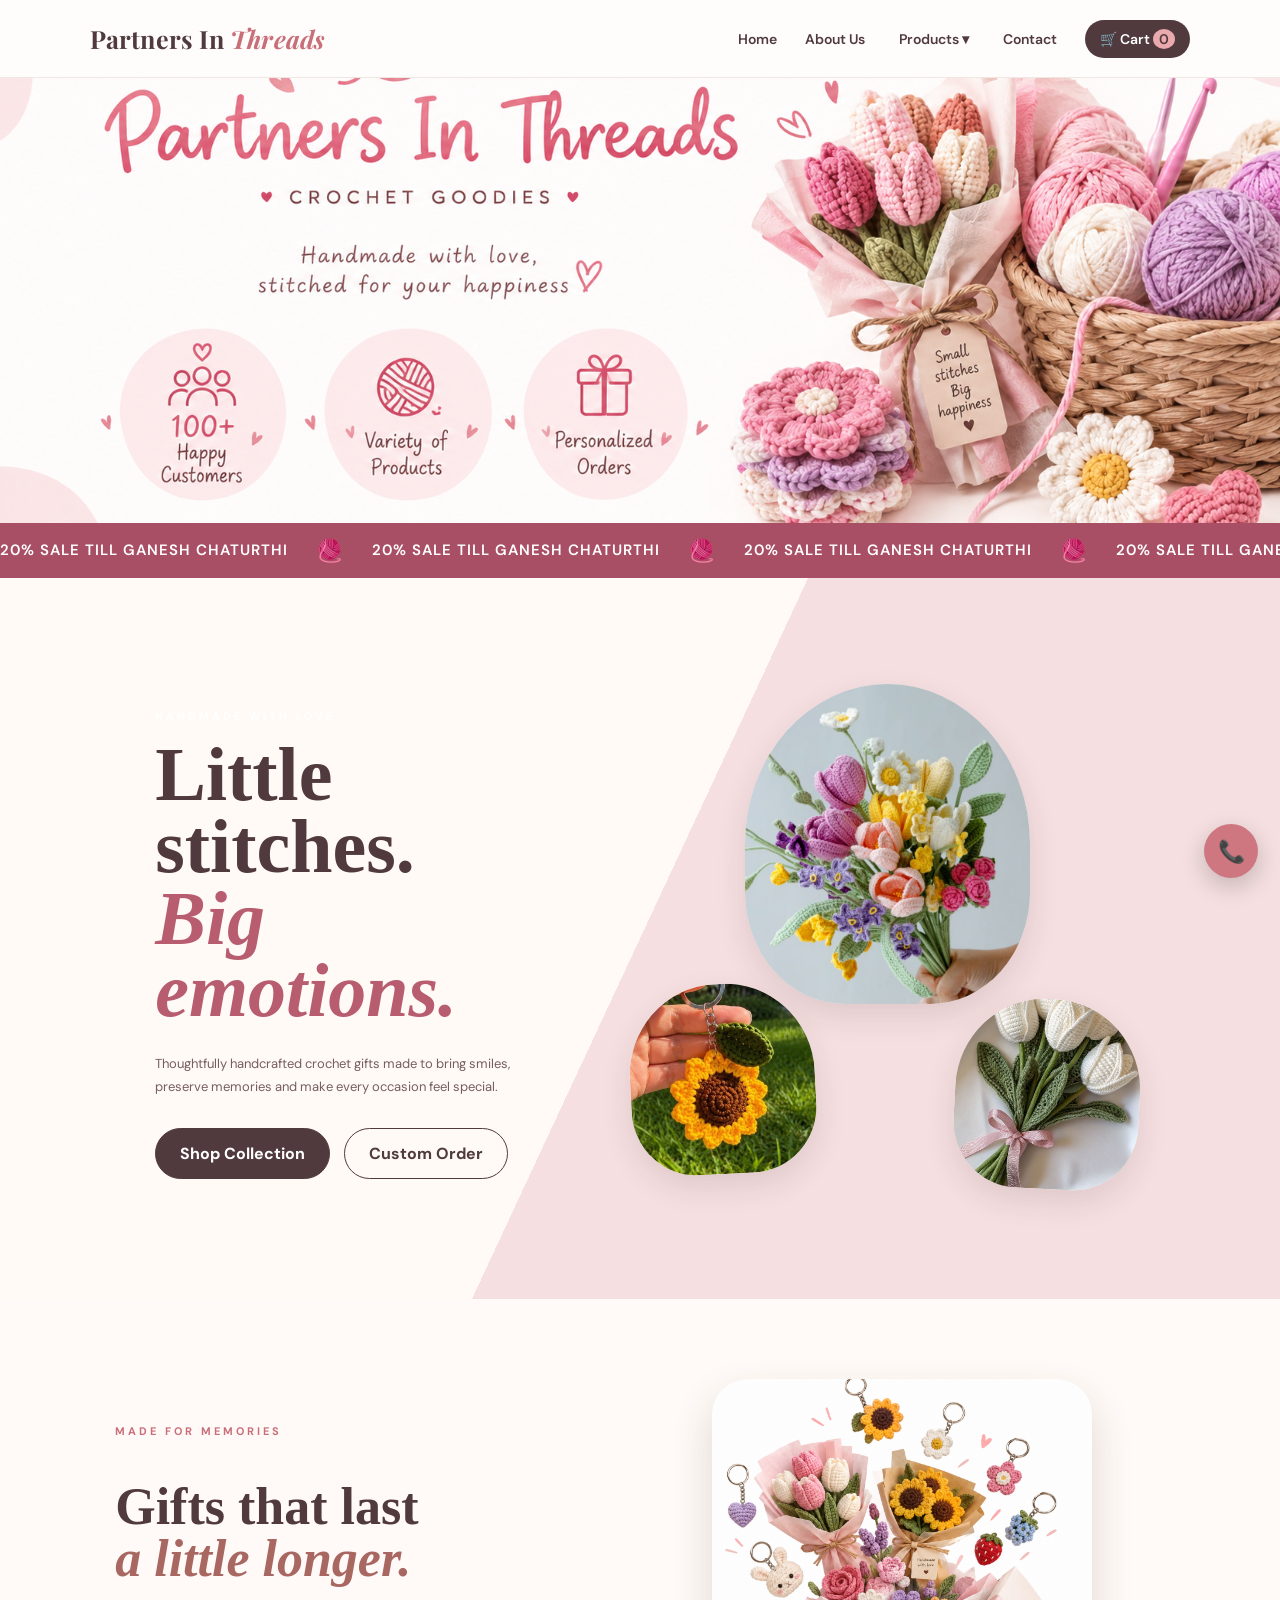
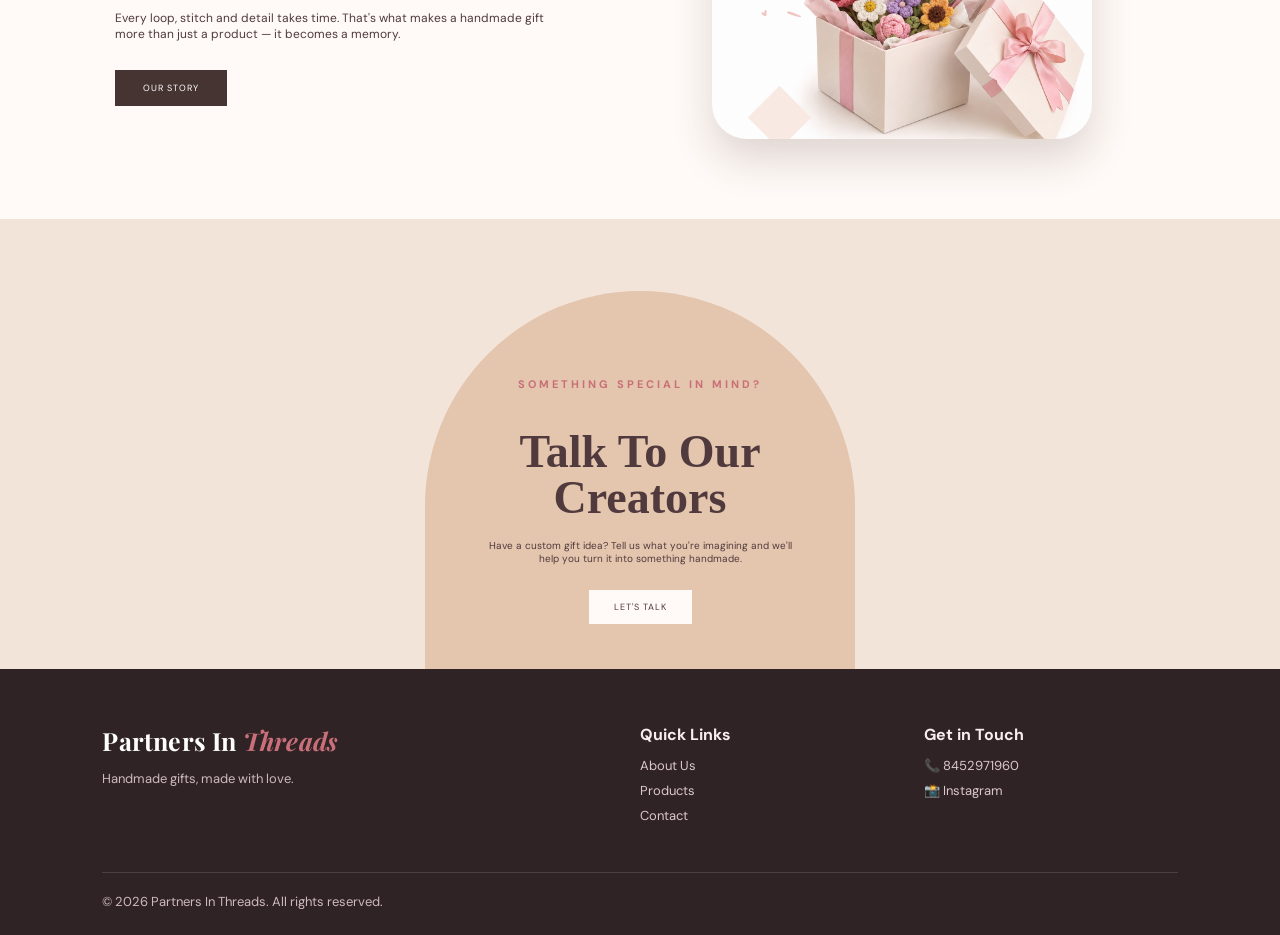
<file: index.html>
<!DOCTYPE html>
<html lang="en">
<head>
    <meta charset="UTF-8">
    <meta name="viewport" content="width=device-width, initial-scale=1.0">
    <title>Partners In Threads | Handmade Gifts</title>
    <link rel="stylesheet" href="style.css">
</head>
<body>

<header>
    <a class="logo" href="index.html">Partners In <span>Threads</span></a>
    <button class="menu-toggle" aria-label="Open menu">☰</button>

    <nav>
        <a href="index.html">Home</a>
        <a href="about.html">About Us</a>

        <div class="dropdown">
            <button class="dropbtn">Products ▾</button>
            <div class="dropdown-content">
                <a href="products.html#bouquets">Crochet Bouquets</a>
                <a href="products.html#flowers">Flowers</a>
                <a href="products.html#plushies">Plushies</a>
                <a href="products.html#keychains">Keychains</a>
                <a href="products.html#custom">Custom Gifts</a>
            </div>
        </div>

        <a href="contact.html">Contact</a>
        <a href="cart.html" class="cart-link">🛒 Cart <span class="cart-count">0</span></a>
    </nav>
</header>

<section class="home-banner">
    <img src="home-img.png" alt="Partners In Threads">
</section>

<section class="updates-bar">
    <div class="updates-track">
        <div class="updates-content">
            <span>20% SALE TILL GANESH CHATURTHI</span><span class="wool">🧶</span>
            <span>20% SALE TILL GANESH CHATURTHI</span><span class="wool">🧶</span>
            <span>20% SALE TILL GANESH CHATURTHI</span><span class="wool">🧶</span>
            <span>20% SALE TILL GANESH CHATURTHI</span><span class="wool">🧶</span>
            <span>20% SALE TILL GANESH CHATURTHI</span><span class="wool">🧶</span>
        </div>

        <div class="updates-content">
            <span>20% SALE TILL GANESH CHATURTHI</span><span class="wool">🧶</span>
            <span>20% SALE TILL GANESH CHATURTHI</span><span class="wool">🧶</span>
            <span>20% SALE TILL GANESH CHATURTHI</span><span class="wool">🧶</span>
            <span>20% SALE TILL GANESH CHATURTHI</span><span class="wool">🧶</span>
            <span>20% SALE TILL GANESH CHATURTHI</span><span class="wool">🧶</span>
        </div>
    </div>
</section>

<main>

    <!-- HERO SECTION -->
    <section class="hero">
        <div class="hero-content">
            <p class="eyebrow">HANDMADE WITH LOVE</p>
            <h1>Little stitches.<br><em>Big emotions.</em></h1>

            <p>
                Thoughtfully handcrafted crochet gifts made to bring smiles,
                preserve memories and make every occasion feel special.
            </p>

            <div class="hero-buttons">
                <a href="products.html" class="btn primary">Shop Collection</a>
                <a href="contact.html" class="btn secondary">Custom Order</a>
            </div>
        </div>

        <div class="hero-images soft-flower-arrangement">
            <div class="flower-photo photo-main">
                <img src="home-1.jpg" alt="Crochet Bouquet">
            </div>

            <div class="flower-photo photo-left">
                <img src="home-2.jpg" alt="Crochet Sunflower Keychain">
            </div>

            <div class="flower-photo photo-right">
                <img src="home-3.jpg" alt="Crochet Tulip Bouquet">
            </div>
        </div>
    </section>

    <!-- STORY SECTION -->
    <section class="reference-story">
        <div class="story-text">
            <p class="eyebrow">MADE FOR MEMORIES</p>

            <h2>Gifts that last<br><em>a little longer.</em></h2>

            <p>
                Every loop, stitch and detail takes time.
                That's what makes a handmade gift more than
                just a product — it becomes a memory.
            </p>

            <a href="about.html" class="dark-btn">OUR STORY</a>
        </div>

        <div class="story-image">
            <div class="story-shape">
                <img src="gift-box.png" alt="Crochet Gift Box">
            </div>
        </div>
    </section>

    <!-- TALK TO US -->
    <section class="talk-section">
        <div class="talk-box">
            <p class="eyebrow">SOMETHING SPECIAL IN MIND?</p>

            <h2>Talk To Our<br>Creators</h2>

            <p>
                Have a custom gift idea?
                Tell us what you're imagining and
                we'll help you turn it into something handmade.
            </p>

            <a href="contact.html" class="talk-btn">LET'S TALK</a>
        </div>
    </section>

</main>

<footer>
    <div>
        <a class="logo" href="index.html">Partners In <span>Threads</span></a>
        <p>Handmade gifts, made with love.</p>
    </div>

    <div>
        <h4>Quick Links</h4>
        <a href="about.html">About Us</a>
        <a href="products.html">Products</a>
        <a href="contact.html">Contact</a>
    </div>

    <div>
        <h4>Get in Touch</h4>
        <a href="tel:8452971960">📞 8452971960</a>
        <a href="https://www.instagram.com/partners.in.threads/?hl=en" target="_blank" rel="noopener noreferrer">📸 Instagram</a>
    </div>

    <p class="copyright">© 2026 Partners In Threads. All rights reserved.</p>
</footer>

<a class="floating-call" href="tel:8452971960">📞</a>

<script src="script.js"></script>
<script src="cart.js"></script>

</body>
</html>
</file>
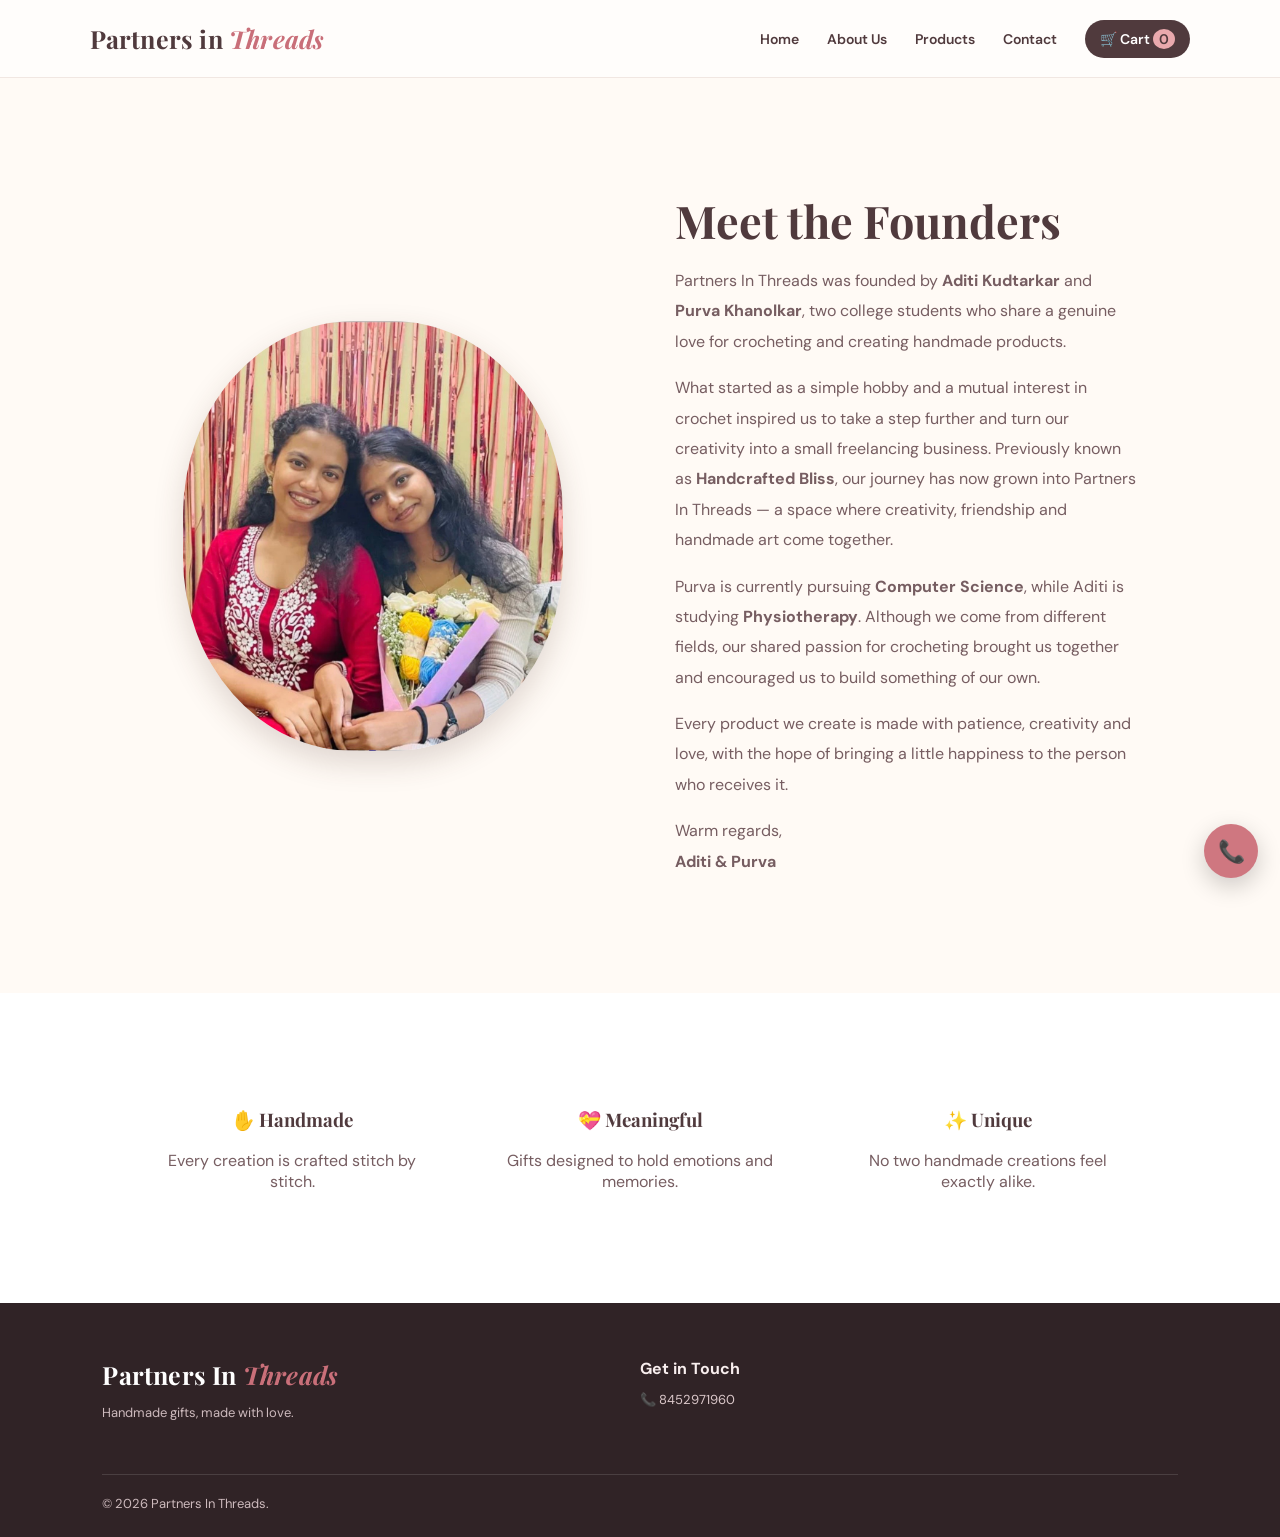
<file: about.html>
<!DOCTYPE html>
<html lang="en">
<head>
    <meta charset="UTF-8">
    <meta name="viewport" content="width=device-width, initial-scale=1.0">
    <title>About Us | Partners In Threads</title>
    <link rel="stylesheet" href="style.css">
</head>
<body>

<header>
    <a class="logo" href="index.html">Partners in <span>Threads</span></a>
    <button class="menu-toggle">☰</button>
    <nav>
        <a href="index.html">Home</a>
        <a href="about.html">About Us</a>
        <a href="products.html">Products</a>
        <a href="contact.html">Contact</a>
        <a href="cart.html" class="cart-link">🛒 Cart <span class="cart-count">0</span></a>
    </nav>
</header>

<section class="about-grid">
    <div class="about-art">
        <img src="founders.jpg" alt="Purva Khanolkar and Aditi Kudtarkar">
    </div>

    <div>
        <h2>Meet the Founders</h2>

        <p>
            Partners In Threads was founded by <strong>Aditi Kudtarkar</strong>
            and <strong>Purva Khanolkar</strong>, two college students who share
            a genuine love for crocheting and creating handmade products.
        </p>

        <p>
            What started as a simple hobby and a mutual interest in crochet
            inspired us to take a step further and turn our creativity into
            a small freelancing business. Previously known as
            <strong>Handcrafted Bliss</strong>, our journey has now grown into
            Partners In Threads — a space where creativity, friendship and
            handmade art come together.
        </p>

        <p>
            Purva is currently pursuing <strong>Computer Science</strong>,
            while Aditi is studying <strong>Physiotherapy</strong>. Although
            we come from different fields, our shared passion for crocheting
            brought us together and encouraged us to build something of our own.
        </p>

        <p>
            Every product we create is made with patience, creativity and love,
            with the hope of bringing a little happiness to the person who
            receives it.
        </p>

        <p>
            Warm regards,<br>
            <strong>Aditi &amp; Purva</strong>
        </p>
    </div>
</section>

<section class="values">
    <div>
        <h3>✋ Handmade</h3>
        <p>Every creation is crafted stitch by stitch.</p>
    </div>
    <div>
        <h3>💝 Meaningful</h3>
        <p>Gifts designed to hold emotions and memories.</p>
    </div>
    <div>
        <h3>✨ Unique</h3>
        <p>No two handmade creations feel exactly alike.</p>
    </div>
</section>

<footer>
    <div>
        <a class="logo" href="index.html">Partners In <span>Threads</span></a>
        <p>Handmade gifts, made with love.</p>
    </div>

    <div>
        <h4>Get in Touch</h4>
        <a href="tel:8452971960">📞 8452971960</a>
    </div>

    <p class="copyright">© 2026 Partners In Threads.</p>
</footer>

<a class="floating-call" href="tel:8452971960">📞</a>

<script src="script.js"></script>
<script src="cart.js"></script>

</body>
</html>
</file>
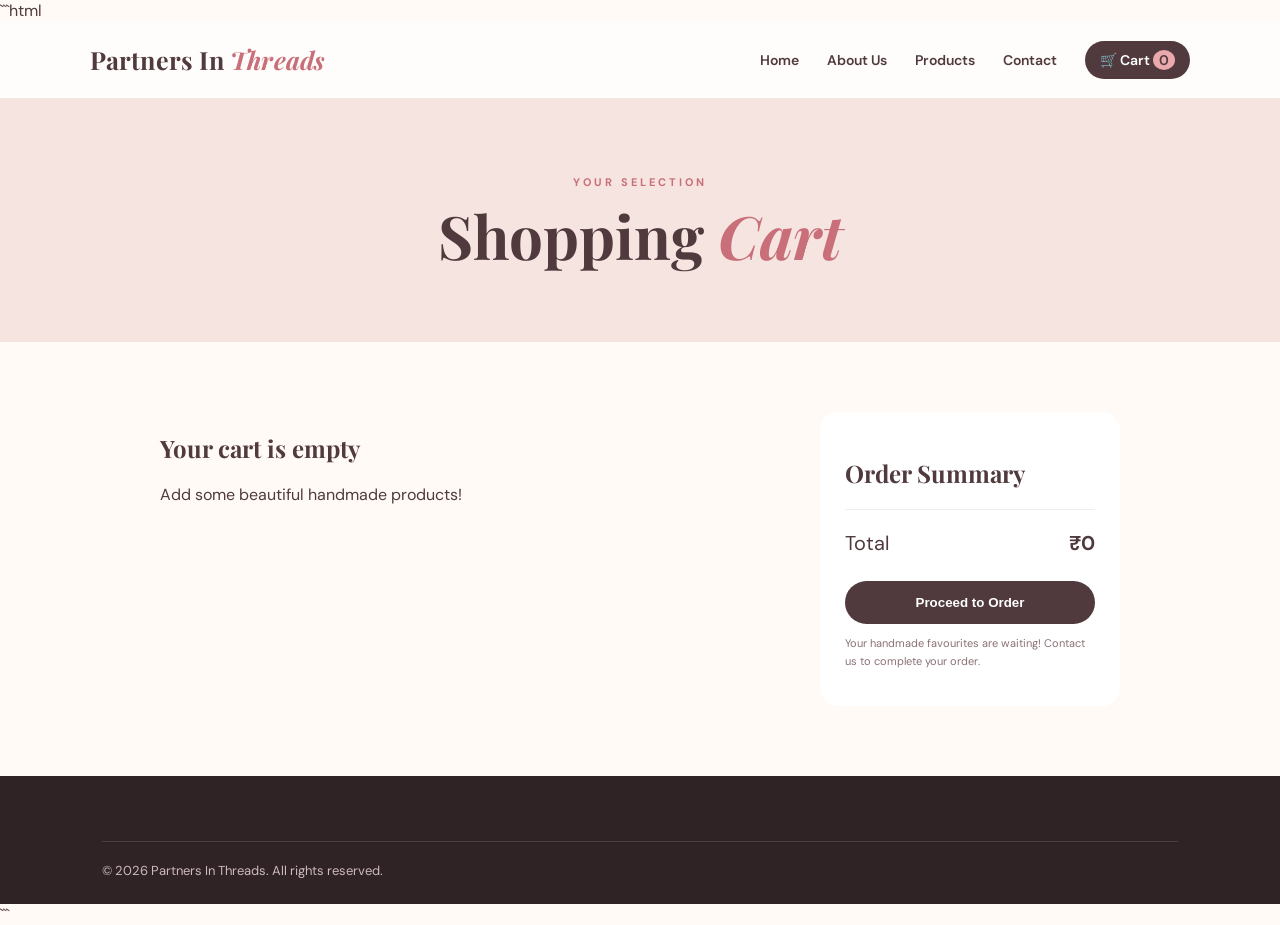
<file: cart.html>
```html
<!DOCTYPE html>
<html lang="en">
<head>
    <meta charset="UTF-8">
    <meta name="viewport" content="width=device-width, initial-scale=1.0">

    <title>Your Cart | Partners In Threads</title>

    <!-- Main CSS -->
    <link rel="stylesheet" href="style.css">
</head>

<body>

    <!-- HEADER -->
    <header>
        <a class="logo" href="index.html">
            Partners In <span>Threads</span>
        </a>

        <button class="menu-toggle" aria-label="Open menu">☰</button>

        <nav>
            <a href="index.html">Home</a>
            <a href="about.html">About Us</a>
            <a href="products.html">Products</a>
            <a href="contact.html">Contact</a>

            <a href="cart.html" class="cart-link">
                🛒 Cart <span class="cart-count">0</span>
            </a>
        </nav>
    </header>

    <!-- PAGE HEADING -->
    <section class="page-hero small">
        <p class="eyebrow">YOUR SELECTION</p>
        <h1>Shopping <em>Cart</em></h1>
    </section>

    <!-- CART SECTION -->
    <main class="cart-page">

        <div id="cart-items">
            <!-- Cart items are loaded by cart.js -->
        </div>

        <aside class="cart-summary">
            <h2>Order Summary</h2>

            <div class="summary-row">
                <span>Total</span>
                <strong id="cart-total">₹0</strong>
            </div>

            <button
                class="checkout-btn"
                type="button"
                onclick="checkout()"
            >
                Proceed to Order
            </button>

            <p class="small-note">
                Your handmade favourites are waiting!
                Contact us to complete your order.
            </p>
        </aside>

    </main>

    <!-- FOOTER -->
    <footer>
        <p class="copyright">
            © 2026 Partners In Threads. All rights reserved.
        </p>
    </footer>

    <!-- JavaScript -->
    <script src="script.js"></script>
    <script src="cart.js"></script>

</body>
</html>
```
</file>
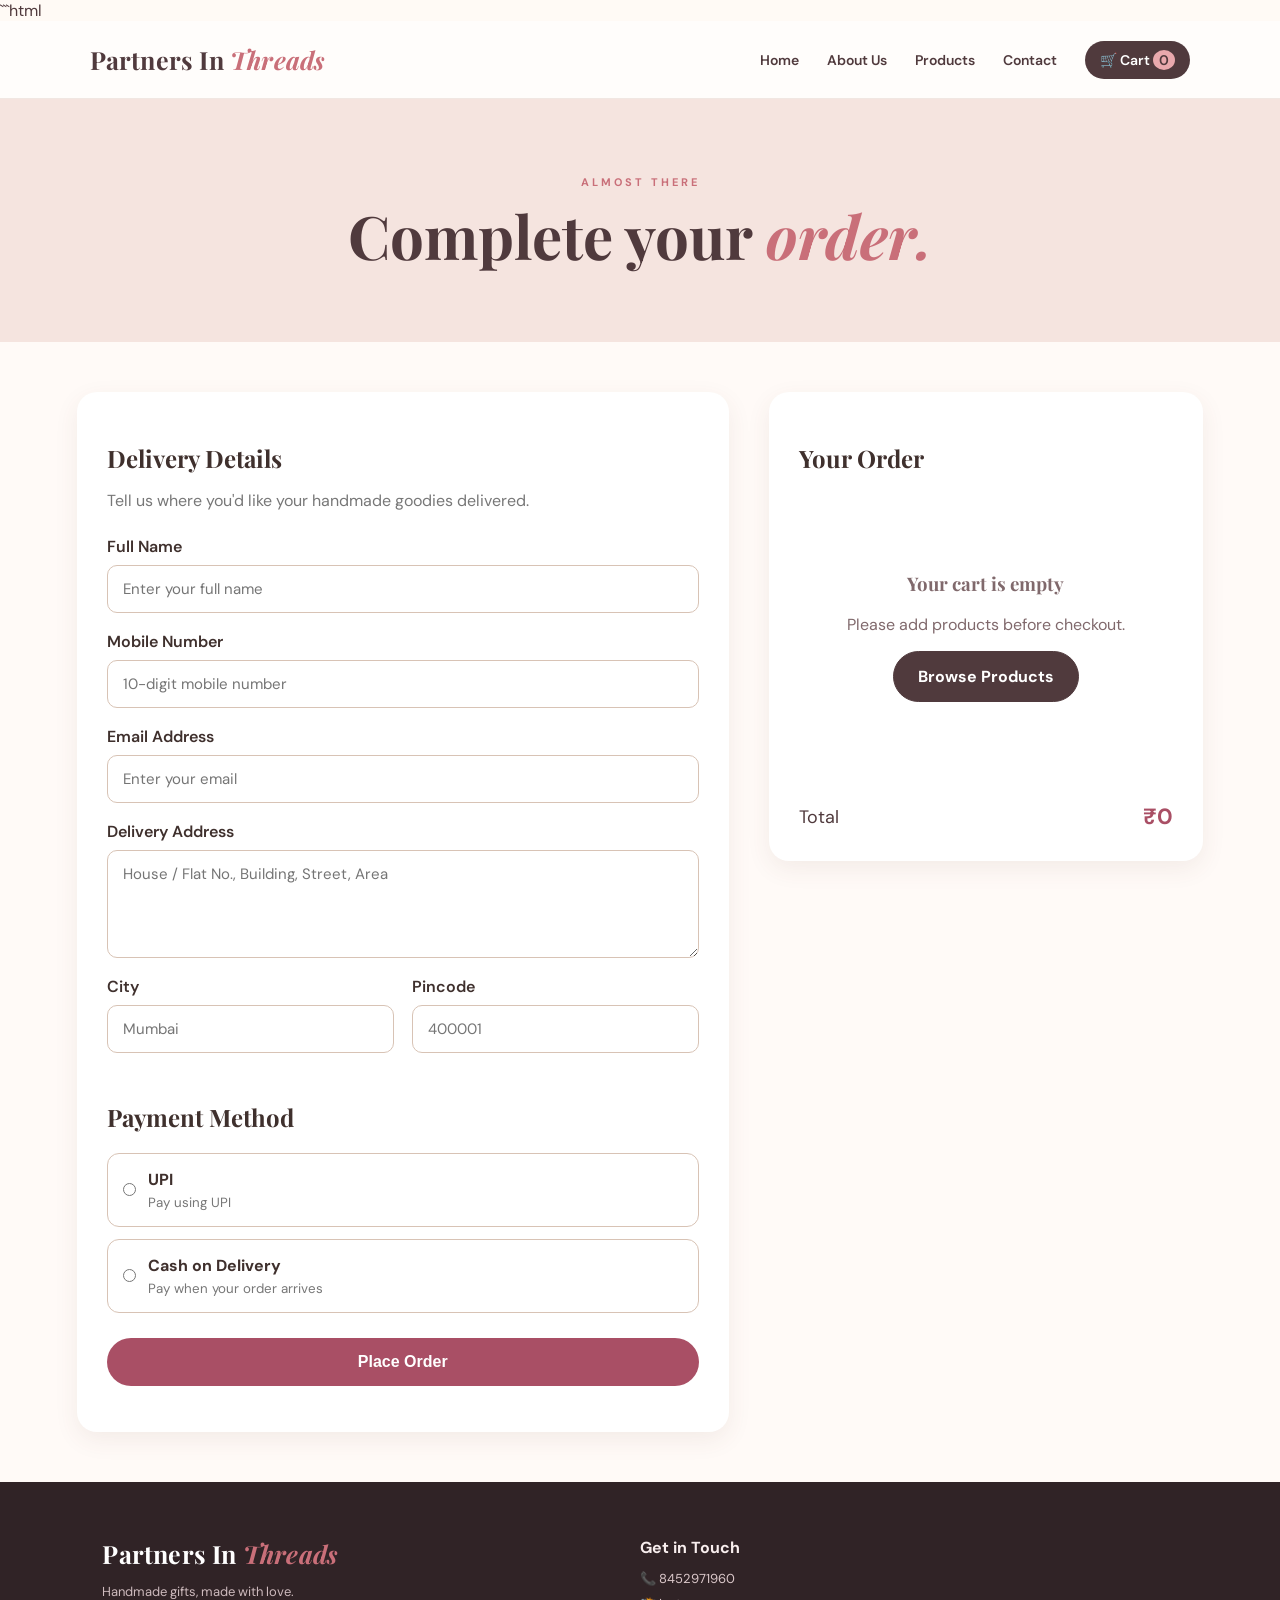
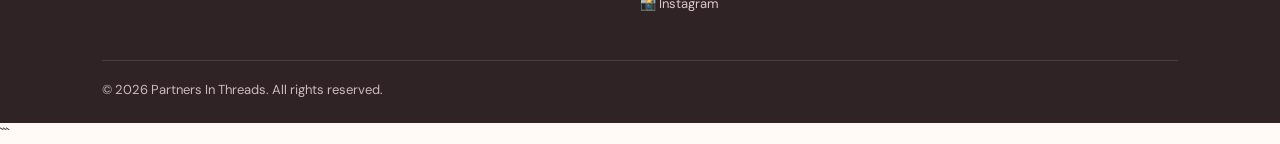
<file: checkout.html>
```html
<!DOCTYPE html>
<html lang="en">

<head>
    <meta charset="UTF-8">
    <meta name="viewport" content="width=device-width, initial-scale=1.0">

    <title>Checkout | Partners In Threads</title>

    <link rel="stylesheet" href="style.css">
</head>

<body>

    <!-- HEADER -->
    <header>
        <a class="logo" href="index.html">
            Partners In <span>Threads</span>
        </a>

        <button class="menu-toggle" aria-label="Open menu">☰</button>

        <nav>
            <a href="index.html">Home</a>
            <a href="about.html">About Us</a>
            <a href="products.html">Products</a>
            <a href="contact.html">Contact</a>

            <a href="cart.html" class="cart-link">
                🛒 Cart <span class="cart-count">0</span>
            </a>
        </nav>
    </header>

    <!-- PAGE HEADING -->
    <section class="page-hero small">
        <p class="eyebrow">ALMOST THERE</p>
        <h1>Complete your <em>order.</em></h1>
    </section>

    <!-- CHECKOUT -->
    <main class="checkout-page">
        <div class="checkout-container">

            <!-- CUSTOMER DETAILS -->
            <section class="checkout-form">

                <h2>Delivery Details</h2>

                <p class="checkout-subtitle">
                    Tell us where you'd like your handmade goodies delivered.
                </p>

                <form id="checkout-form">

                    <label for="customer-name">
                        Full Name
                        <input
                            type="text"
                            id="customer-name"
                            name="customer-name"
                            required
                            autocomplete="name"
                            placeholder="Enter your full name"
                        >
                    </label>

                    <label for="customer-phone">
                        Mobile Number
                        <input
                            type="tel"
                            id="customer-phone"
                            name="customer-phone"
                            required
                            pattern="[0-9]{10}"
                            maxlength="10"
                            autocomplete="tel"
                            placeholder="10-digit mobile number"
                        >
                    </label>

                    <label for="customer-email">
                        Email Address
                        <input
                            type="email"
                            id="customer-email"
                            name="customer-email"
                            required
                            autocomplete="email"
                            placeholder="Enter your email"
                        >
                    </label>

                    <label for="customer-address">
                        Delivery Address
                        <textarea
                            id="customer-address"
                            name="customer-address"
                            required
                            rows="4"
                            autocomplete="street-address"
                            placeholder="House / Flat No., Building, Street, Area"
                        ></textarea>
                    </label>

                    <div class="checkout-row">

                        <label for="customer-city">
                            City
                            <input
                                type="text"
                                id="customer-city"
                                name="customer-city"
                                required
                                autocomplete="address-level2"
                                placeholder="Mumbai"
                            >
                        </label>

                        <label for="customer-pincode">
                            Pincode
                            <input
                                type="text"
                                id="customer-pincode"
                                name="customer-pincode"
                                required
                                pattern="[0-9]{6}"
                                maxlength="6"
                                autocomplete="postal-code"
                                placeholder="400001"
                            >
                        </label>

                    </div>

                    <!-- PAYMENT METHOD -->
                    <h2 class="payment-heading">Payment Method</h2>

                    <div class="payment-options">

                        <label class="payment-option">
                            <input
                                type="radio"
                                name="payment"
                                value="upi"
                                required
                            >
                            <span>
                                <strong>UPI</strong>
                                <small>Pay using UPI</small>
                            </span>
                        </label>

                        <label class="payment-option">
                            <input
                                type="radio"
                                name="payment"
                                value="cod"
                            >
                            <span>
                                <strong>Cash on Delivery</strong>
                                <small>Pay when your order arrives</small>
                            </span>
                        </label>

                    </div>


<!-- UPI PAYMENT DETAILS -->
<div id="upi-payment-box" class="upi-payment-box">

    <h3>Pay using UPI 💗</h3>

    <p>Scan the QR code below to pay your order amount.</p>

    <div class="upi-qr-container">
        <img
            src="upi-qr.png.jpg"
            alt="Partners In Threads UPI QR Code"
            class="upi-qr-image"
        >
    </div>

    <p>Or send payment to your UPI ID:</p>

    <div class="upi-id">
        purvak2808@okhdfcbank
    </div>

    <p class="upi-note">
        After making the payment, confirm it below.
    </p>

    <label class="payment-confirmation">
        <input
            type="checkbox"
            id="upi-confirmation"
        >
        <span>I have completed the UPI payment</span>
    </label>

</div>

<button
    type="submit"
    class="checkout-submit"
>
    Place Order
</button>
</form>

</section>

            <!-- ORDER SUMMARY -->
            <aside class="checkout-summary">

                <h2>Your Order</h2>

                <div id="checkout-items">
                    <!-- Order items are loaded by checkout.js -->
                </div>

                <div class="checkout-total">
                    <span>Total</span>
                    <strong id="checkout-total">₹0</strong>
                </div>

            </aside>

        </div>
    </main>

    <!-- FOOTER -->
    <footer>

        <div>
            <a class="logo" href="index.html">
                Partners In <span>Threads</span>
            </a>

            <p>Handmade gifts, made with love.</p>
        </div>

        <div>
            <h4>Get in Touch</h4>

            <a href="tel:8452971960">
                📞 8452971960
            </a>

            <a
                href="https://www.instagram.com/partners.in.threads/?hl=en"
                target="_blank"
                rel="noopener noreferrer"
            >
                📸 Instagram
            </a>
        </div>

        <p class="copyright">
            © 2026 Partners In Threads. All rights reserved.
        </p>

    </footer>

    <!-- JAVASCRIPT -->
    <script src="script.js"></script>
    <script src="cart.js"></script>
    <script src="checkout.js"></script>

</body>
</html>
```
</file>
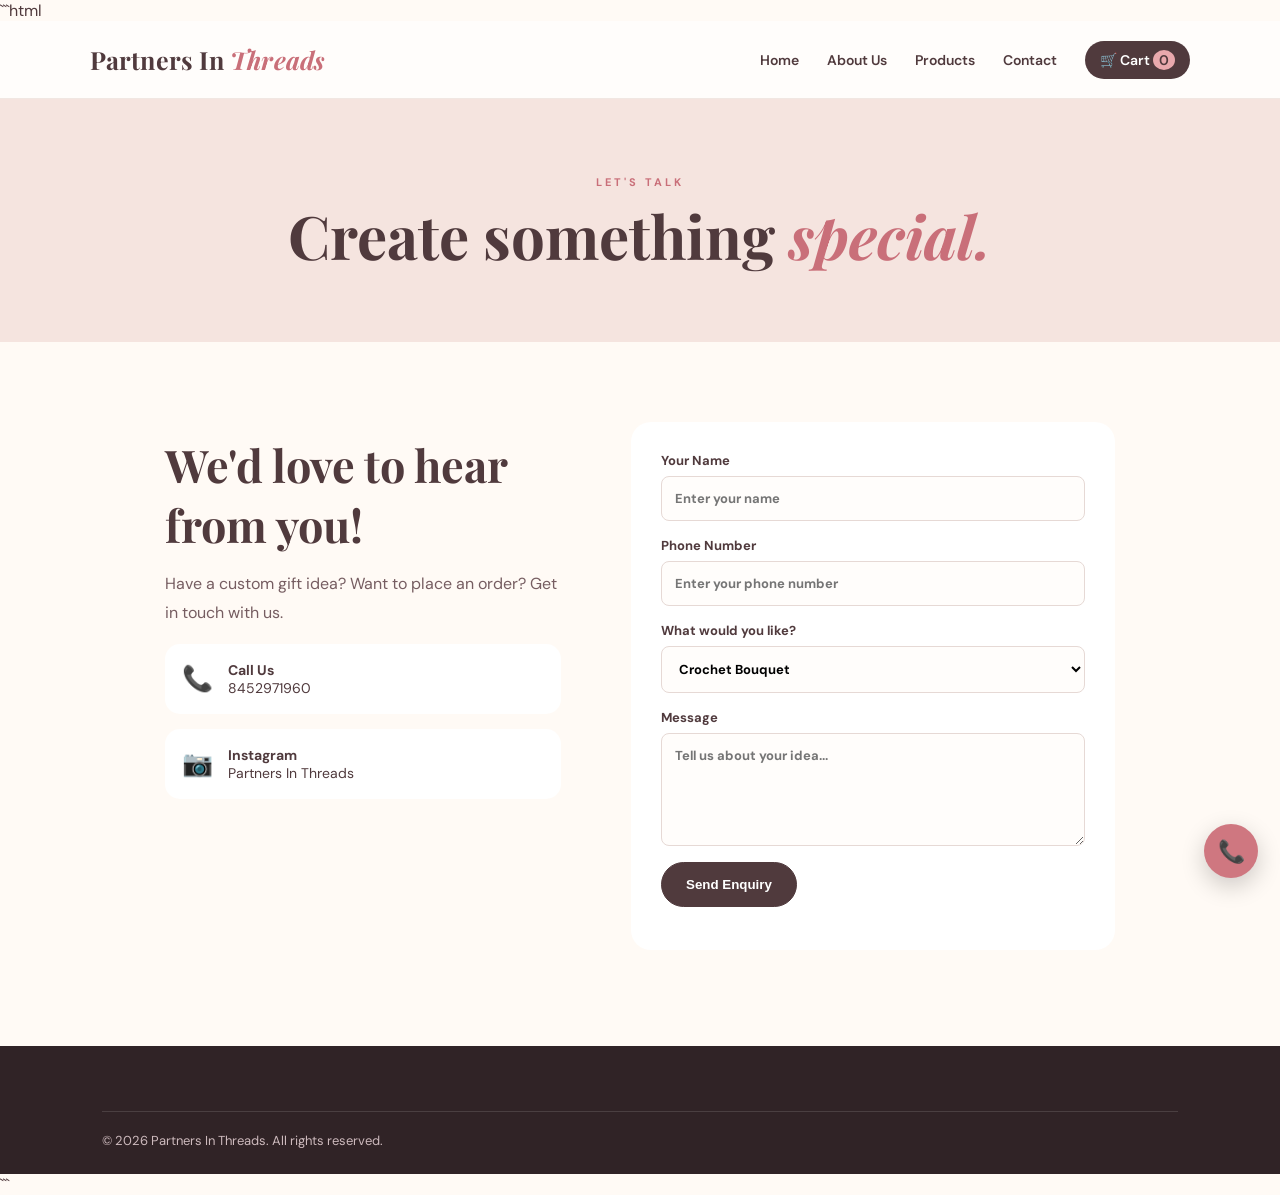
<file: contact.html>
```html
<!DOCTYPE html>
<html lang="en">
<head>
    <meta charset="UTF-8">
    <meta name="viewport" content="width=device-width, initial-scale=1.0">

    <title>Contact | Partners In Threads</title>

    <!-- Main CSS -->
    <link rel="stylesheet" href="style.css">
</head>

<body>

    <!-- HEADER -->
    <header>
        <a class="logo" href="index.html">
            Partners In <span>Threads</span>
        </a>

        <button class="menu-toggle" aria-label="Open menu">☰</button>

        <nav>
            <a href="index.html">Home</a>
            <a href="about.html">About Us</a>
            <a href="products.html">Products</a>
            <a href="contact.html">Contact</a>

            <a href="cart.html" class="cart-link">
                🛒 Cart <span class="cart-count">0</span>
            </a>
        </nav>
    </header>

    <!-- PAGE HEADING -->
    <section class="page-hero small">
        <p class="eyebrow">LET'S TALK</p>
        <h1>Create something <em>special.</em></h1>
    </section>

    <!-- CONTACT SECTION -->
    <section class="contact-wrap">

        <div class="contact-info">
            <h2>We'd love to hear from you!</h2>

            <p>
                Have a custom gift idea? Want to place an order?
                Get in touch with us.
            </p>

            <a href="tel:8452971960" class="contact-card">
                📞
                <span>
                    <strong>Call Us</strong><br>
                    8452971960
                </span>
            </a>

            <a
                href="https://www.instagram.com/partners.in.threads/?hl=en"
                target="_blank"
                rel="noopener noreferrer"
                class="contact-card"
            >
                📷
                <span>
                    <strong>Instagram</strong><br>
                    Partners In Threads
                </span>
            </a>
        </div>

        <!-- CONTACT FORM -->
        <form class="contact-form" onsubmit="sendMessage(event)">

            <label for="name">
                Your Name
                <input
                    required
                    type="text"
                    id="name"
                    name="name"
                    placeholder="Enter your name"
                >
            </label>

            <label for="phone">
                Phone Number
                <input
                    required
                    type="tel"
                    id="phone"
                    name="phone"
                    placeholder="Enter your phone number"
                >
            </label>

            <label for="interest">
                What would you like?

                <select id="interest" name="interest">
                    <option>Crochet Bouquet</option>
                    <option>Flowers</option>
                    <option>Plushies</option>
                    <option>Keychains</option>
                    <option>Custom Gift</option>
                </select>
            </label>

            <label for="message">
                Message

                <textarea
                    id="message"
                    name="message"
                    rows="5"
                    placeholder="Tell us about your idea..."
                ></textarea>
            </label>

            <button class="btn primary" type="submit">
                Send Enquiry
            </button>

            <p id="form-status"></p>

        </form>

    </section>

    <!-- FOOTER -->
    <footer>
        <p class="copyright">
            © 2026 Partners In Threads. All rights reserved.
        </p>
    </footer>

    <!-- FLOATING CALL BUTTON -->
    <a
        class="floating-call"
        href="tel:8452971960"
        aria-label="Call Partners In Threads"
    >
        📞
    </a>

    <!-- JavaScript -->
    <script src="script.js"></script>
    <script src="cart.js"></script>

</body>
</html>
```
</file>
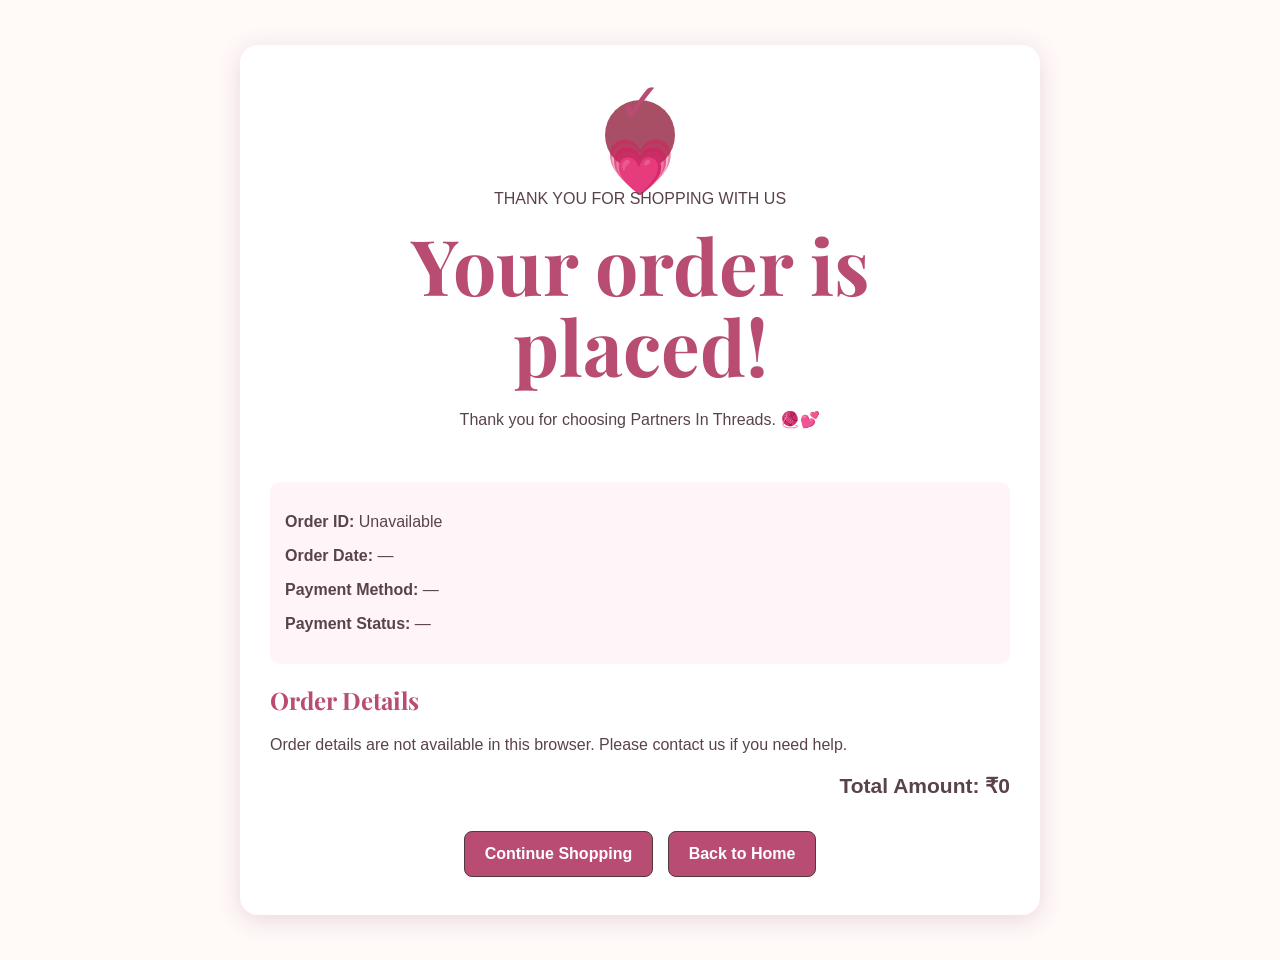
<file: order-success.html>
<!DOCTYPE html>
<html lang="en">
<head>
    <meta charset="UTF-8">
    <meta name="viewport" content="width=device-width, initial-scale=1.0">
    <title>Order Placed | Partners In Threads</title>
    <link rel="stylesheet" href="style.css">

    <style>
        body {
            background: #fff9f8;
            color: #59434a;
            font-family: Arial, sans-serif;
            margin: 0
            border-top: 8px solid hotpink;
        }

        .success-container {
            max-width: 800px;
            margin: 45px auto;
            padding: 30px;
            background: white;
            border-radius: 18px;
            box-shadow: 0 5px 25px #ead8dc;
        }

        .success-heading {
            text-align: center;
            padding: 25px 10px;
        }

        .success-icon {
            font-size: 55px;
            color: #b84c72;
        }

        h1, h2 {
            color: #b84c72;
        }

        .order-info, .order-item {
            background: #fff5f8;
            border-radius: 10px;
            padding: 15px;
            margin: 12px 0;
        }

        .order-item {
            display: flex;
            justify-content: space-between;
            gap: 15px;
            flex-wrap: wrap;
        }

        .total {
            text-align: right;
            font-size: 21px;
            font-weight: bold;
            margin-top: 20px;
        }

        .btn {
            display: inline-block;
            padding: 13px 20px;
            margin: 8px 5px;
            border-radius: 8px;
            background: #b84c72;
            color: white;
            text-decoration: none;
        }

        .buttons {
            text-align: center;
            margin-top: 25px;
        }

        @media (max-width: 600px) {
            .success-container {
                margin: 20px 12px;
                padding: 18px;
            }
        }
    </style>
</head>

<body>

    <main class="success-container">
        <section class="success-heading">
            <div class="success-icon">✓ 💗</div>
            <p>THANK YOU FOR SHOPPING WITH US</p>
            <h1>Your order is placed!</h1>
            <p>Thank you for choosing Partners In Threads. 🧶💕</p>
        </section>

        <section class="order-info">
            <p><strong>Order ID:</strong> <span id="order-id">Loading...</span></p>
            <p><strong>Order Date:</strong> <span id="order-date">—</span></p>
            <p><strong>Payment Method:</strong> <span id="payment-method">—</span></p>
            <p><strong>Payment Status:</strong> <span id="payment-status">—</span></p>
        </section>

        <h2>Order Details</h2>
        <div id="order-items">
            Loading your items...
        </div>

        <p class="total">Total Amount: <span id="order-total">₹0</span></p>

        <div class="buttons">
            <a href="products.html" class="btn">Continue Shopping</a>
            <a href="index.html" class="btn">Back to Home</a>
        </div>
    </main>

    <script>
        document.addEventListener("DOMContentLoaded", function () {
            const order = JSON.parse(localStorage.getItem("lastOrder") || "null");

            if (!order) {
                document.getElementById("order-items").innerHTML =
                    "<p>Order details are not available in this browser. Please contact us if you need help.</p>";
                document.getElementById("order-id").textContent = "Unavailable";
                return;
            }

            document.getElementById("order-id").textContent = order.orderId || "—";
            document.getElementById("order-date").textContent = order.date || "—";

            document.getElementById("payment-method").textContent =
                order.paymentMethod === "cod" ? "Cash on Delivery" : "UPI";

            document.getElementById("payment-status").textContent =
                order.paymentStatus || "Pending confirmation";

            const items = Array.isArray(order.items) ? order.items : [];

            document.getElementById("order-items").innerHTML = "";

            if (items.length === 0) {
                document.getElementById("order-items").textContent =
                    "No item details are available.";
            } else {
                items.forEach(function (item) {
                    const row = document.createElement("div");
                    row.className = "order-item";

                    const name = document.createElement("span");
                    name.textContent = (item.name || "Crochet product") +
                        " × " + (Number(item.quantity) || 1);

                    const price = document.createElement("strong");
                    price.textContent = "₹" +
                        ((Number(item.price) || 0) *
                        (Number(item.quantity) || 1)).toFixed(2);

                    row.appendChild(name);
                    row.appendChild(price);

                    document.getElementById("order-items").appendChild(row);
                });
            }

            document.getElementById("order-total").textContent =
                "₹" + (Number(order.total) || 0).toFixed(2);
        });
    </script>

</body>
</html>
</file>
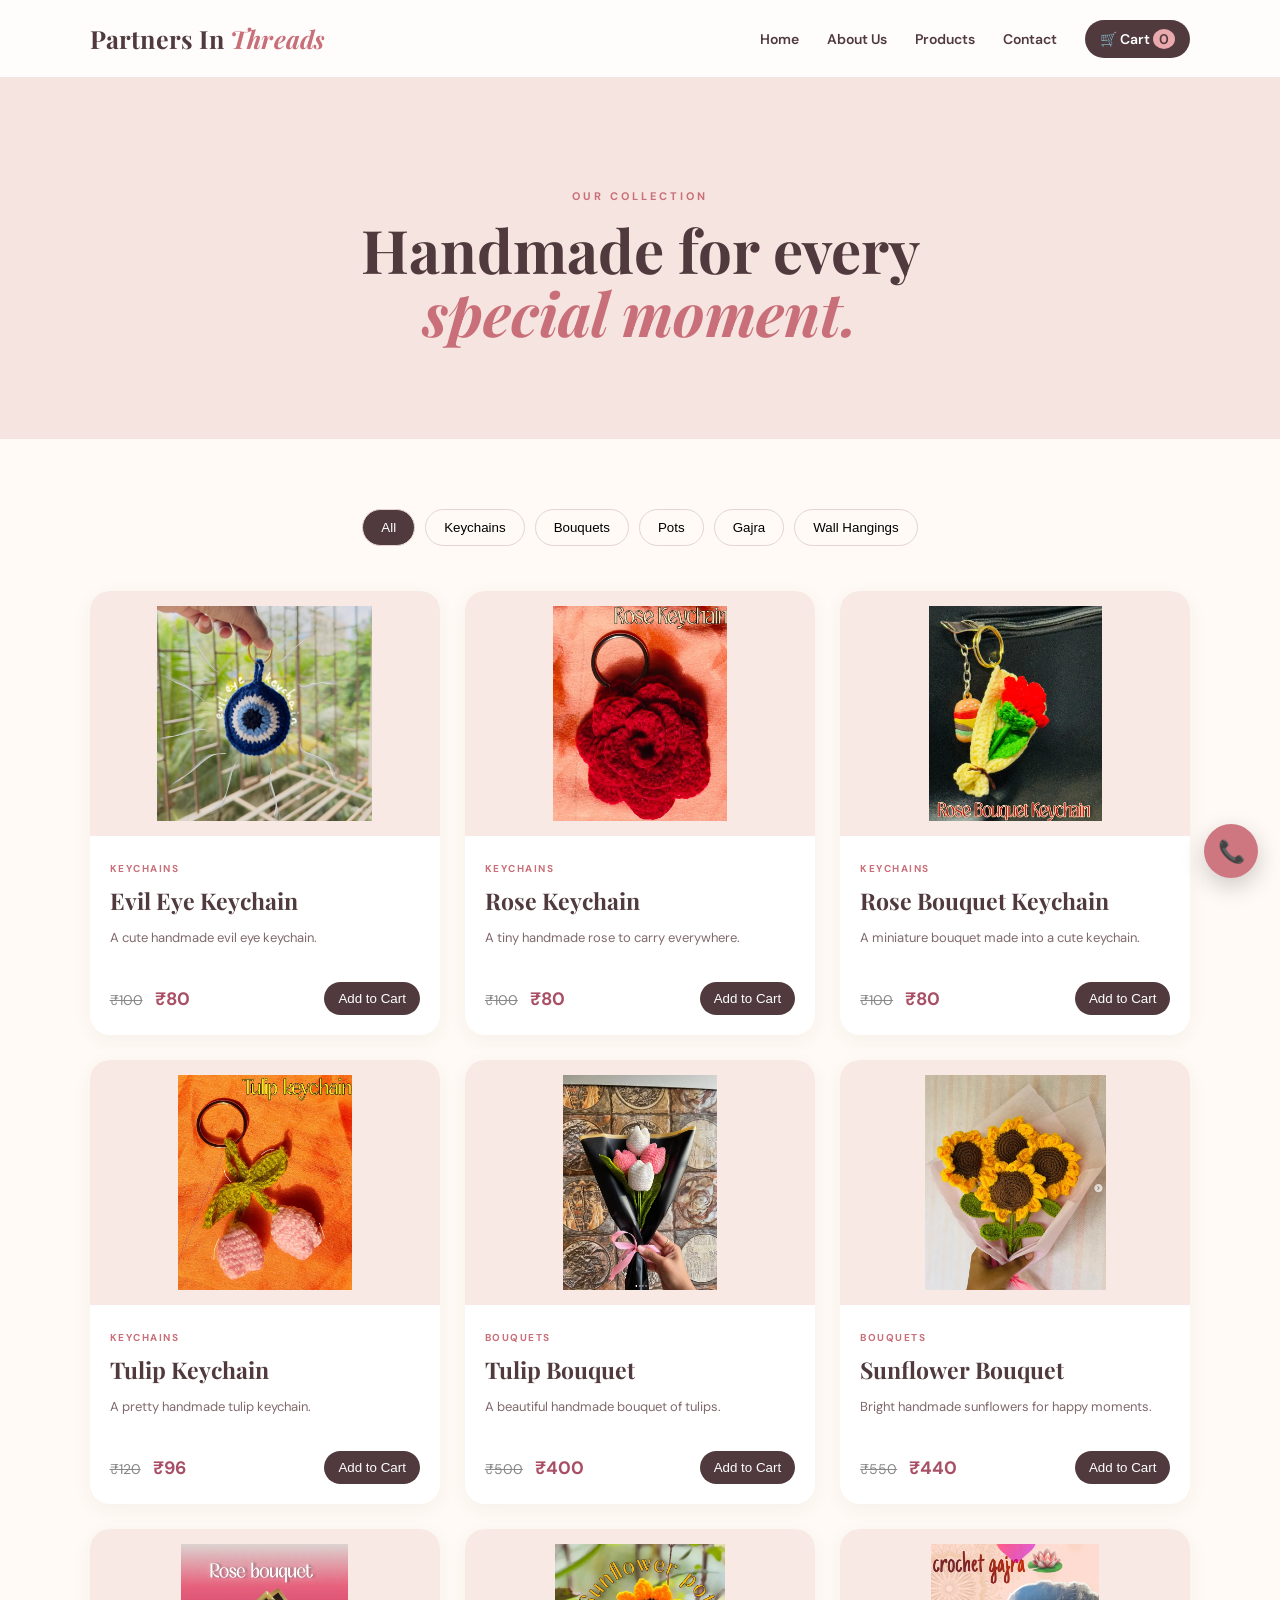
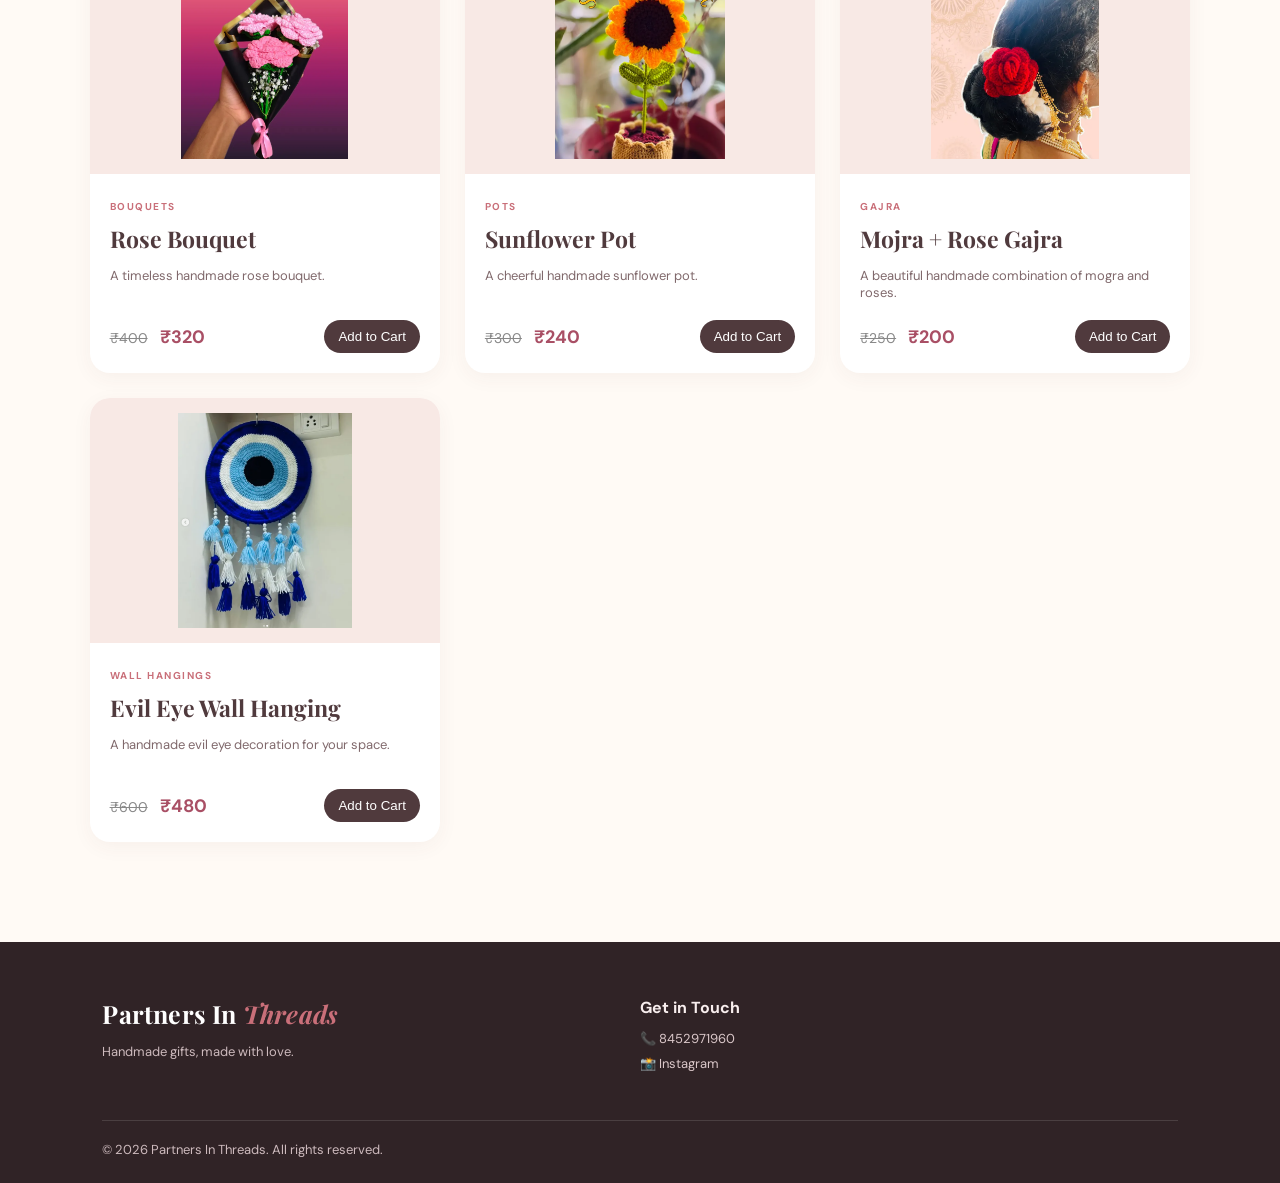
<file: products.html>
<!DOCTYPE html>
<html lang="en">
<head>
    <meta charset="UTF-8">
    <meta name="viewport" content="width=device-width, initial-scale=1.0">
    <title>Products | Partners In Threads</title>
    <link rel="stylesheet" href="style.css">
</head>

<body>

    <!-- HEADER -->
    <header>
        <a class="logo" href="index.html">
            Partners In <span>Threads</span>
        </a>

        <button class="menu-toggle" aria-label="Open menu">☰</button>

        <nav>
            <a href="index.html">Home</a>
            <a href="about.html">About Us</a>
            <a href="products.html">Products</a>
            <a href="contact.html">Contact</a>
            <a href="cart.html" class="cart-link">
                🛒 Cart <span class="cart-count">0</span>
            </a>
        </nav>
    </header>

    <!-- PAGE HERO -->
    <section class="page-hero">
        <p class="eyebrow">OUR COLLECTION</p>
        <h1>
            Handmade for every<br>
            <em>special moment.</em>
        </h1>
    </section>

    <!-- PRODUCTS -->
    <section class="products-section">

        <!-- CATEGORY FILTERS -->
        <div class="filters">
            <button class="active" data-filter="all">All</button>
            <button data-filter="keychains">Keychains</button>
            <button data-filter="bouquets">Bouquets</button>
            <button data-filter="pots">Pots</button>
            <button data-filter="gajra">Gajra</button>
            <button data-filter="wall-hangings">Wall Hangings</button>
        </div>

        <!-- PRODUCT GRID -->
        <div class="product-grid">

            <!-- 1. EVIL EYE KEYCHAIN -->
            <article class="product-card" data-category="keychains">
                <div class="product-image">
                    <img src="evil-eye-keychain.png" alt="Evil Eye Keychain">
                </div>
                <div class="product-info">
                    <span class="tag">Keychains</span>
                    <h3>Evil Eye Keychain</h3>
                    <p>A cute handmade evil eye keychain.</p>
                    <div class="product-bottom">
                        <div class="price">
                            <span class="original-price">₹100</span>
                            <span class="sale-price">₹80</span>
                        </div>
                        <button onclick="addToCart('Evil Eye Keychain', 80, 'evil-eye-keychain.png')">
                            Add to Cart
                        </button>
                    </div>
                </div>
            </article>

            <!-- 2. ROSE KEYCHAIN -->
            <article class="product-card" data-category="keychains">
                <div class="product-image">
                    <img src="rose-keychain.png" alt="Rose Keychain">
                </div>
                <div class="product-info">
                    <span class="tag">Keychains</span>
                    <h3>Rose Keychain</h3>
                    <p>A tiny handmade rose to carry everywhere.</p>
                    <div class="product-bottom">
                        <div class="price">
                            <span class="original-price">₹100</span>
                            <span class="sale-price">₹80</span>
                        </div>
                        <button onclick="addToCart('Rose Keychain', 80, 'rose-keychain.png')">
                            Add to Cart
                        </button>
                    </div>
                </div>
            </article>

            <!-- 3. ROSE BOUQUET KEYCHAIN -->
            <article class="product-card" data-category="keychains">
                <div class="product-image">
                    <img src="rose-bouquet-keychain.png" alt="Rose Bouquet Keychain">
                </div>
                <div class="product-info">
                    <span class="tag">Keychains</span>
                    <h3>Rose Bouquet Keychain</h3>
                    <p>A miniature bouquet made into a cute keychain.</p>
                    <div class="product-bottom">
                        <div class="price">
                            <span class="original-price">₹100</span>
                            <span class="sale-price">₹80</span>
                        </div>
                        <button onclick="addToCart('Rose Bouquet Keychain', 80, 'rose-bouquet-keychain.png')">
                            Add to Cart
                        </button>
                    </div>
                </div>
            </article>

            <!-- 4. TULIP KEYCHAIN -->
            <article class="product-card" data-category="keychains">
                <div class="product-image">
                    <img src="tulip-keychain.png" alt="Tulip Keychain">
                </div>
                <div class="product-info">
                    <span class="tag">Keychains</span>
                    <h3>Tulip Keychain</h3>
                    <p>A pretty handmade tulip keychain.</p>
                    <div class="product-bottom">
                        <div class="price">
                            <span class="original-price">₹120</span>
                            <span class="sale-price">₹96</span>
                        </div>
                        <button onclick="addToCart('Tulip Keychain', 96, 'tulip-keychain.png')">
                            Add to Cart
                        </button>
                    </div>
                </div>
            </article>

            <!-- 5. TULIP BOUQUET -->
            <article class="product-card" data-category="bouquets">
                <div class="product-image">
                    <img src="tulip-bouquet.png" alt="Tulip Bouquet">
                </div>
                <div class="product-info">
                    <span class="tag">Bouquets</span>
                    <h3>Tulip Bouquet</h3>
                    <p>A beautiful handmade bouquet of tulips.</p>
                    <div class="product-bottom">
                        <div class="price">
                            <span class="original-price">₹500</span>
                            <span class="sale-price">₹400</span>
                        </div>
                        <button onclick="addToCart('Tulip Bouquet', 400, 'tulip-bouquet.png')">
                            Add to Cart
                        </button>
                    </div>
                </div>
            </article>

            <!-- 6. SUNFLOWER BOUQUET -->
            <article class="product-card" data-category="bouquets">
                <div class="product-image">
                    <img src="sunflower-bouquet.png" alt="Sunflower Bouquet">
                </div>
                <div class="product-info">
                    <span class="tag">Bouquets</span>
                    <h3>Sunflower Bouquet</h3>
                    <p>Bright handmade sunflowers for happy moments.</p>
                    <div class="product-bottom">
                        <div class="price">
                            <span class="original-price">₹550</span>
                            <span class="sale-price">₹440</span>
                        </div>
                        <button onclick="addToCart('Sunflower Bouquet', 440, 'sunflower-bouquet.png')">
                            Add to Cart
                        </button>
                    </div>
                </div>
            </article>

            <!-- 7. ROSE BOUQUET -->
            <article class="product-card" data-category="bouquets">
                <div class="product-image">
                    <img src="rose-bouquet.png" alt="Rose Bouquet">
                </div>
                <div class="product-info">
                    <span class="tag">Bouquets</span>
                    <h3>Rose Bouquet</h3>
                    <p>A timeless handmade rose bouquet.</p>
                    <div class="product-bottom">
                        <div class="price">
                            <span class="original-price">₹400</span>
                            <span class="sale-price">₹320</span>
                        </div>
                        <button onclick="addToCart('Rose Bouquet', 320, 'rose-bouquet.png')">
                            Add to Cart
                        </button>
                    </div>
                </div>
            </article>

            <!-- 8. SUNFLOWER POT -->
            <article class="product-card" data-category="pots">
                <div class="product-image">
                    <img src="sunflower-pot.png" alt="Sunflower Pot">
                </div>
                <div class="product-info">
                    <span class="tag">Pots</span>
                    <h3>Sunflower Pot</h3>
                    <p>A cheerful handmade sunflower pot.</p>
                    <div class="product-bottom">
                        <div class="price">
                            <span class="original-price">₹300</span>
                            <span class="sale-price">₹240</span>
                        </div>
                        <button onclick="addToCart('Sunflower Pot', 240, 'sunflower-pot.png')">
                            Add to Cart
                        </button>
                    </div>
                </div>
            </article>

            <!-- 9. MOGRA + ROSE GAJRA -->
            <article class="product-card" data-category="gajra">
                <div class="product-image">
                    <img src="mogra-rose-gajra.png" alt="Mogra and Rose Gajra">
                </div>
                <div class="product-info">
                    <span class="tag">Gajra</span>
                    <h3>Mojra + Rose Gajra</h3>
                    <p>A beautiful handmade combination of mogra and roses.</p>
                    <div class="product-bottom">
                        <div class="price">
                            <span class="original-price">₹250</span>
                            <span class="sale-price">₹200</span>
                        </div>
                        <button onclick="addToCart('Mogra & Rose Gajra', 200, 'mogra-rose-gajra.png')">
                            Add to Cart
                        </button>
                    </div>
                </div>
            </article>

            <!-- 10. EVIL EYE WALL HANGING -->
            <article class="product-card" data-category="wall-hangings">
                <div class="product-image">
                    <img src="evil-eye-wall-hanging.png" alt="Evil Eye Wall Hanging">
                </div>
                <div class="product-info">
                    <span class="tag">Wall Hangings</span>
                    <h3>Evil Eye Wall Hanging</h3>
                    <p>A handmade evil eye decoration for your space.</p>
                    <div class="product-bottom">
                        <div class="price">
                            <span class="original-price">₹600</span>
                            <span class="sale-price">₹480</span>
                        </div>
                        <button onclick="addToCart('Evil Eye Wall Hanging', 480, 'evil-eye-wall-hanging.png')">
                            Add to Cart
                        </button>
                    </div>
                </div>
            </article>

        </div>
    </section>

    <!-- FOOTER -->
    <footer>
        <div>
            <a class="logo" href="index.html">
                Partners In <span>Threads</span>
            </a>
            <p>Handmade gifts, made with love.</p>
        </div>

        <div>
            <h4>Get in Touch</h4>
            <a href="tel:8452971960">📞 8452971960</a>
            <a href="https://www.instagram.com/partners.in.threads/?hl=en" 
               target="_blank" rel="noopener noreferrer">
                📸 Instagram
            </a>
        </div>

        <p class="copyright">
            © 2026 Partners In Threads. All rights reserved.
        </p>
    </footer>

    <!-- FLOATING CALL BUTTON -->
    <a class="floating-call" href="tel:8452971960">📞</a>

    <!-- JAVASCRIPT -->
    <script src="script.js"></script>
    <script src="cart.js"></script>

</body>
</html>
</file>
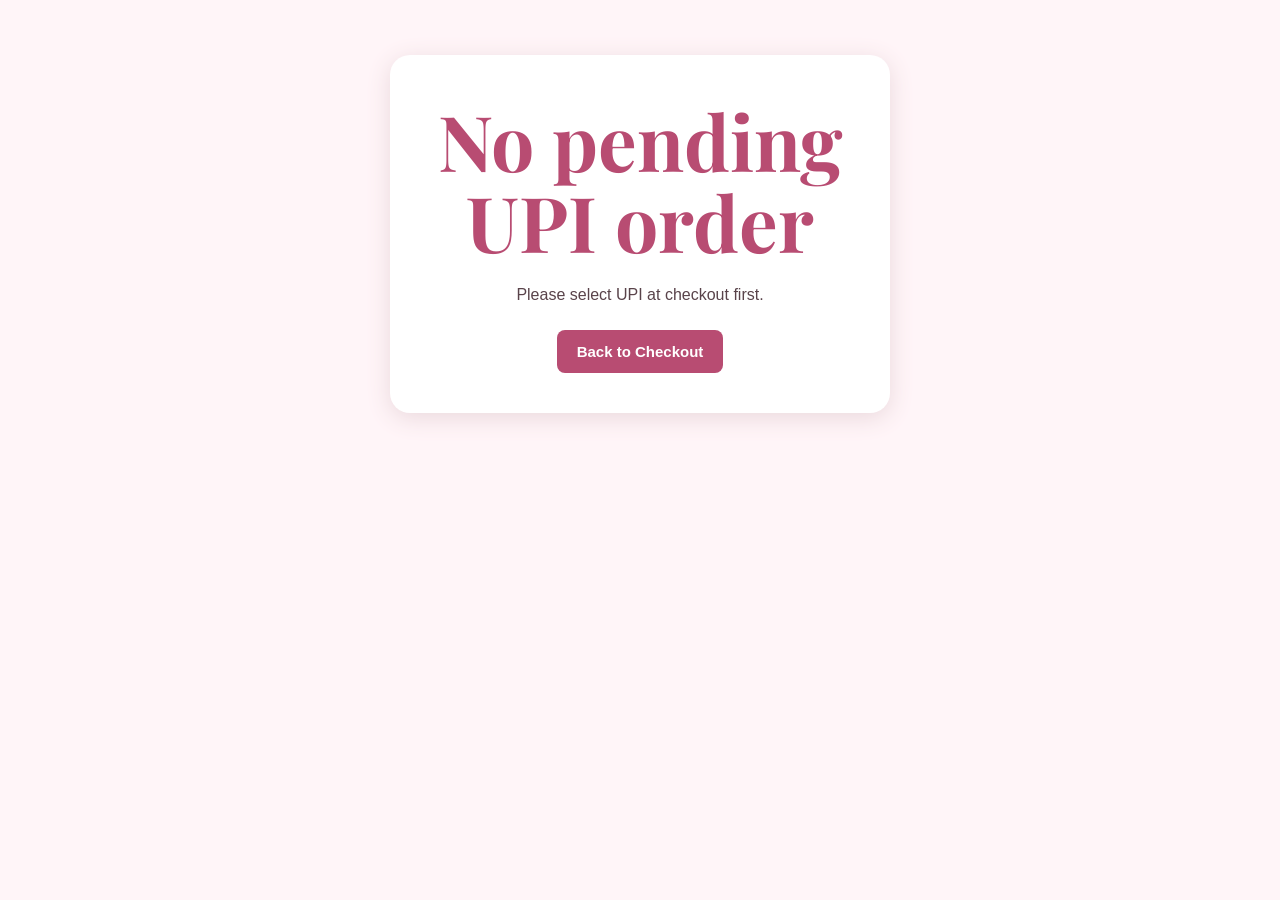
<file: upi-payment.html>
<!DOCTYPE html>
<html lang="en">
<head>
    <meta charset="UTF-8">
    <meta name="viewport" content="width=device-width, initial-scale=1.0">
    <title>UPI Payment | Partners In Threads</title>
    <link rel="stylesheet" href="./style.css">

    <style>
        body {
            margin: 0;
            padding: 20px;
            background: #fff5f8;
            color: #59434a;
            font-family: Arial, sans-serif;
        }

        .payment-card {
            max-width: 500px;
            margin: 35px auto;
            padding: 30px 20px;
            text-align: center;
            background: white;
            border-radius: 20px;
            box-shadow: 0 5px 25px #ead8dc;
        }

        h1, h2 { color: #b84c72; }

        .qr-image {
            display: block;
            width: 240px;
            height: 240px;
            object-fit: contain;
            margin: 20px auto;
        }

        .upi-id {
            padding: 12px;
            background: #fff0f5;
            border-radius: 8px;
            overflow-wrap: anywhere;
        }

        button, .btn {
            display: inline-block;
            margin: 10px 5px;
            padding: 13px 20px;
            border: none;
            border-radius: 8px;
            background: #b84c72;
            color: white;
            text-decoration: none;
            cursor: pointer;
            font-size: 15px;
        }

        .note {
            font-size: 13px;
            line-height: 1.6;
        }
    </style>
</head>

<body>
    <main class="payment-card">
        <h1>Complete Your Payment 💗</h1>
        <p>Thank you for shopping with Partners In Threads!</p>

        <p>Order ID: <strong id="order-id">Loading...</strong></p>
        <p>Amount to pay</p>
        <h2 id="order-total">₹0</h2>

        <p>Scan the QR code using your UPI app.</p>

        <img class="qr-image"
             src="./upi-qr.png.jpg"
             alt="UPI payment QR code">

        <p>Or pay using this UPI ID:</p>
        <p class="upi-id" id="upi-id">purvak2808@okhdfcbank</p>

        <button type="button" onclick="copyUpi()">Copy UPI ID</button>

        <hr>

        <p class="note">
            After paying, confirm the payment in your UPI app.
            The seller must verify the payment before treating the order as paid.
        </p>

        <label>
            <input type="checkbox" id="payment-confirmation">
            I have completed the payment.
        </label>

        <br>

        <button type="button" onclick="confirmPayment()">
            Confirm and Continue
        </button>

        <p>
            <a href="./checkout.html">Back to Checkout</a>
        </p>
    </main>

    <script>
        const order = JSON.parse(
            localStorage.getItem("lastOrder") || "null"
        );

        if (!order || order.paymentMethod !== "upi") {
            document.querySelector(".payment-card").innerHTML = `
                <h1>No pending UPI order</h1>
                <p>Please select UPI at checkout first.</p>
                <a class="btn" href="./checkout.html">Back to Checkout</a>
            `;
        } else {
            document.getElementById("order-id").textContent =
                order.orderId || "—";

            document.getElementById("order-total").textContent =
                "₹" + (Number(order.total) || 0).toFixed(2);
        }

        function copyUpi() {
            const upi = document.getElementById("upi-id").textContent.trim();

            if (upi === "purvak2808@okhdfcbank") {
                alert("Replace the placeholder with your actual UPI ID first.");
                return;
            }

            if (navigator.clipboard && window.isSecureContext) {
                navigator.clipboard.writeText(upi)
                    .then(() => alert("UPI ID copied!"))
                    .catch(() => alert("Please copy this UPI ID manually: " + upi));
            } else {
                alert("Please copy this UPI ID manually: " + upi);
            }
        }

        function confirmPayment() {
            const checkbox =
                document.getElementById("payment-confirmation");

            if (!checkbox.checked) {
                alert("Please confirm that you have completed payment.");
                return;
            }

            const latestOrder = JSON.parse(
                localStorage.getItem("lastOrder") || "null"
            );

            if (!latestOrder || latestOrder.paymentMethod !== "upi") {
                alert("Order not found. Please return to checkout.");
                return;
            }

            latestOrder.paymentStatus =
                "Customer confirmed payment — awaiting seller verification";

            localStorage.setItem("lastOrder", JSON.stringify(latestOrder));

            localStorage.removeItem("cart");

            window.location.href = "./order-success.html";
        }
    </script>
</body>
</html>
</file>
<file: style.css>
@import url('https://fonts.googleapis.com/css2?family=DM+Sans:wght@400;500;600;700&family=Playfair+Display:ital,wght@0,500;0,600;0,700;1,500;1,600&display=swap');
:root{--cream:#fffaf5;--pink:#e9a9ad;--deep:#503a3d;--rose:#c96f79;--light:#f7e6e1;--white:#fff}
*{box-sizing:border-box}html{scroll-behavior:smooth}body{margin:0;background:var(--cream);color:var(--deep);font-family:'DM Sans',sans-serif}a{text-decoration:none;color:inherit}
header{height:78px;padding:0 7%;display:flex;align-items:center;justify-content:space-between;background:#fffdfb;position:sticky;top:0;z-index:20;border-bottom:1px solid #f1e7e2}.logo{font-family:'Playfair Display',serif;font-size:25px;font-weight:700;letter-spacing:.2px}.logo span{color:var(--rose);font-style:italic}nav{display:flex;align-items:center;gap:28px;font-size:14px;font-weight:600}nav>a:hover{color:var(--rose)}.dropdown{position:relative}.dropbtn{border:0;background:none;font:inherit;color:inherit;cursor:pointer}.dropdown-content{display:none;position:absolute;top:25px;left:-15px;background:white;min-width:180px;padding:10px;border-radius:10px;box-shadow:0 12px 30px #0001}.dropdown:hover .dropdown-content{display:grid}.dropdown-content a{padding:9px}.cart-link{background:var(--deep);color:white;padding:10px 15px;border-radius:30px}.cart-count{background:var(--pink);color:var(--deep);padding:1px 6px;border-radius:50%}.menu-toggle{display:none;background:none;border:0;font-size:24px}
.hero{min-height:620px;padding:80px 9%;display:grid;grid-template-columns:1.1fr .9fr;align-items:center;background:linear-gradient(115deg,#fffaf5 50%,#f5dfe0 50%)}.eyebrow{font-size:11px;letter-spacing:3px;font-weight:700;color:var(--rose)}h1,h2,h3{font-family:'Playfair Display',serif}h1{font-size:clamp(48px,6vw,82px);line-height:1.05;margin:15px 0 25px}h1 em,h2 em{color:var(--rose)}.hero-content>p:not(.eyebrow){max-width:520px;line-height:1.8;color:#765d61}.hero-buttons{display:flex;gap:14px;margin-top:28px}.btn{padding:14px 24px;border-radius:30px;display:inline-block;font-weight:700;border:1px solid var(--deep);cursor:pointer}.primary{background:var(--deep);color:white}.secondary{background:transparent}.hero-art{position:relative;height:400px;display:flex;justify-content:center;align-items:center}.hero-card{width:280px;height:330px;background:#fff8f2;border-radius:50% 50% 35% 35%;display:flex;flex-direction:column;align-items:center;justify-content:center;font-size:100px;box-shadow:15px 20px 0 #ffffff70}.hero-card span{font-family:'Playfair Display';font-size:22px;text-align:center;margin-top:10px}.flower{position:absolute;font-size:70px}.f1{top:20px;left:8%}.f2{right:4%;bottom:20px}.intro{text-align:center;padding:100px 20px;max-width:750px;margin:auto}.intro h2,.feature h2,.about-grid h2,.contact-info h2{font-size:45px;margin:12px 0}.intro>p:last-child{line-height:1.8;color:#765d61}.categories{display:grid;grid-template-columns:repeat(5,1fr);gap:15px;padding:0 7% 100px}.category-card{background:#fff;padding:28px 12px;text-align:center;border-radius:20px;transition:.25s}.category-card:hover{transform:translateY(-7px);box-shadow:0 15px 30px #8f64631c}.category-card div{font-size:48px}.category-card h3{margin:12px 0 5px}.category-card span{font-size:12px;color:#8a7074}.feature{margin:0 7% 100px;padding:65px;display:grid;grid-template-columns:1fr 1fr;gap:70px;align-items:center;background:#f2dfd9;border-radius:35px}.feature-image{font-size:150px;text-align:center;background:#fff8f2;border-radius:50%;width:320px;height:320px;display:flex;align-items:center;justify-content:center;margin:auto}.feature p{line-height:1.8;color:#765d61}.text-link{font-weight:700;color:var(--rose)}.cta{text-align:center;background:var(--deep);color:white;padding:90px 20px}.cta .eyebrow{color:#eab5b7}.cta h2{font-size:48px;margin:15px}.cta .primary{background:#e8a4aa;border-color:#e8a4aa;color:var(--deep)}
.page-hero{text-align:center;padding:100px 20px 70px;background:#f5e4df}.page-hero.small{padding:65px 20px 50px}.page-hero h1{font-size:60px}.about-grid{max-width:1050px;margin:100px auto;padding:0 25px;display:grid;grid-template-columns:1fr 1fr;gap:70px;align-items:center}.about-art{height:420px;background:#f2d7d0;border-radius:45% 55% 50% 35%;font-size:160px;display:flex;align-items:center;justify-content:center;position:relative}.about-art span{position:absolute;font-size:80px;bottom:35px;right:45px}.about-grid p{line-height:1.9;color:#765d61}.values{display:grid;grid-template-columns:repeat(3,1fr);gap:20px;padding:70px 10%;background:#fff}.values div{text-align:center;padding:25px}.values p{color:#765d61}
.products-section{padding:70px 7% 100px}.filters{display:flex;justify-content:center;flex-wrap:wrap;gap:10px;margin-bottom:45px}.filters button{border:1px solid #e5d4cf;background:transparent;padding:10px 18px;border-radius:25px;cursor:pointer}.filters button.active,.filters button:hover{background:var(--deep);color:#fff}.product-grid{display:grid;grid-template-columns:repeat(3,1fr);gap:25px}.product-card{background:#fff;border-radius:20px;overflow:hidden;box-shadow:0 5px 20px #6543440d}.product-image{height:230px;background:#f7e7e2;display:flex;align-items:center;justify-content:center;font-size:100px}.product-info{padding:20px}.tag{font-size:10px;text-transform:uppercase;letter-spacing:1.5px;color:var(--rose);font-weight:bold}.product-info h3{font-size:23px;margin:8px 0}.product-info p{font-size:13px;color:#80696c;min-height:38px}.product-bottom{display:flex;justify-content:space-between;align-items:center;margin-top:15px}.product-bottom button{border:0;background:var(--deep);color:white;border-radius:20px;padding:9px 14px;cursor:pointer}
.cart-page{max-width:1000px;margin:70px auto;display:grid;grid-template-columns:1fr 300px;gap:30px;padding:0 20px}.cart-item{display:flex;align-items:center;gap:18px;background:white;padding:16px;border-radius:15px;margin-bottom:12px}.cart-item .emoji{font-size:45px;background:#f5e4df;padding:15px;border-radius:12px}.cart-item h3{margin:0}.qty{display:flex;gap:8px;align-items:center}.qty button{width:28px;height:28px;border:0;border-radius:50%;cursor:pointer}.remove{color:#bd5964;background:none;border:0;cursor:pointer}.cart-summary{height:max-content;background:white;padding:25px;border-radius:18px}.summary-row{display:flex;justify-content:space-between;border-top:1px solid #eee;padding-top:20px;margin-top:20px;font-size:20px}.checkout-btn{width:100%;margin-top:25px;padding:14px;background:var(--deep);color:white;border:0;border-radius:30px;font-weight:bold;cursor:pointer}.small-note{font-size:11px;color:#8a7074;line-height:1.6}.empty{text-align:center;padding:70px 10px;color:#80696c}
.contact-wrap{max-width:1000px;margin:80px auto;padding:0 25px;display:grid;grid-template-columns:.9fr 1.1fr;gap:70px}.contact-info p{line-height:1.8;color:#765d61}.contact-card{display:flex;gap:15px;align-items:center;background:#fff;padding:17px;margin-top:15px;border-radius:15px;font-size:25px}.contact-card span{font-size:14px}.contact-form{background:#fff;padding:30px;border-radius:20px}.contact-form label{display:block;font-size:13px;font-weight:bold;margin-bottom:16px}.contact-form input,.contact-form textarea,.contact-form select{width:100%;margin-top:7px;padding:13px;border:1px solid #e6d9d5;border-radius:8px;background:#fffdfb;font:inherit}.contact-form textarea{resize:vertical}#form-status{color:#58815a;font-size:13px}
footer{background:#302326;color:#f8eeee;padding:55px 8% 25px;display:grid;grid-template-columns:2fr 1fr 1fr;gap:30px}footer .logo{color:white}footer p{color:#cdbabd;font-size:13px}footer h4{margin:0 0 12px}footer a:not(.logo){display:block;margin:8px 0;color:#dbc8ca;font-size:13px}.copyright{grid-column:1/-1;border-top:1px solid #ffffff20;padding-top:20px;margin:10px 0 0}.floating-call{position:fixed;right:22px;bottom:22px;background:#cf7780;color:white;width:54px;height:54px;border-radius:50%;display:flex;align-items:center;justify-content:center;font-size:22px;box-shadow:0 8px 25px #0003}
@media(max-width:800px){header{padding:0 5%}.menu-toggle{display:block}nav{display:none;position:absolute;top:78px;left:0;right:0;background:white;padding:20px;flex-direction:column;align-items:flex-start;box-shadow:0 10px 20px #0001}nav.open{display:flex}.dropdown-content{position:static;box-shadow:none}.dropdown:hover .dropdown-content{display:none}.dropdown.open .dropdown-content{display:grid}.hero{grid-template-columns:1fr;padding:70px 8%;background:linear-gradient(#fffaf5 55%,#f5dfe0 45%)}.hero-art{height:300px}.categories{grid-template-columns:repeat(2,1fr)}.feature,.about-grid,.contact-wrap,.cart-page{grid-template-columns:1fr}.feature{padding:35px;margin:0 5% 70px;gap:30px}.product-grid{grid-template-columns:repeat(2,1fr)}footer{grid-template-columns:1fr 1fr}.page-hero h1{font-size:48px}}@media(max-width:480px){.hero-buttons{flex-direction:column;align-items:flex-start}.categories{grid-template-columns:1fr 1fr;padding:0 5% 60px}.category-card{padding:20px 8px}.category-card div{font-size:38px}.product-grid{grid-template-columns:1fr}.intro h2,.feature h2,.about-grid h2,.contact-info h2{font-size:35px}.feature-image{width:240px;height:240px;font-size:110px}footer{grid-template-columns:1fr}.cart-page{margin:40px auto}}
/* Product Photos */
.product-image {
    width: 100%;
    height: 245px;
    display: flex;
    align-items: center;
    justify-content: center;
    overflow: hidden;
    background: #f8e9e5;
    padding: 15px;
}

.product-image img {
    width: 100%;
    height: 100%;
    object-fit: contain;
    display: block;
}
/* Founders Photo */
.about-art {
    display: flex;
    align-items: center;
    justify-content: center;
    padding: 25px;
    background: transparent;
}

.about-art img {
    width: 100%;
    max-width: 380px;
    height: 430px;
    object-fit: cover;
    display: block;
    border-radius: 45% 45% 45% 45%;
    box-shadow: 0 12px 30px rgba(80, 50, 40, 0.18);
}
/* =====================================================
   PARTNERS IN THREADS - REFERENCE STYLE HOMEPAGE
   ===================================================== */


/* ================= HERO ================= */

.reference-hero {

    min-height: 650px;

    position: relative;

    display: flex;

    align-items: center;

    justify-content: center;

    text-align: center;

    overflow: hidden;

    color: white;

    background:
        linear-gradient(
            rgba(95, 72, 65, 0.25),
            rgba(95, 72, 65, 0.25)
        ),
        linear-gradient(
            120deg,
            #cdb7aa,
            #a98d7d,
            #d4bfb2
        );
}


.reference-hero::before {

    content: "";

    position: absolute;

    width: 520px;
    height: 520px;

    border-radius: 50%;

    background: rgba(255,255,255,0.15);

    right: 10%;
    top: 5%;
}


.hero-content {

    position: relative;

    z-index: 2;

    max-width: 650px;

    padding: 40px;
}


.hero-content .eyebrow {

    color: white;

    margin-bottom: 15px;
}


.hero-content h1 {

    font-family: "Cormorant Garamond", serif;

    font-size: 76px;

    line-height: 0.95;

    margin-bottom: 25px;
}


.hero-content h1 em {
    color: #b85c70;
    font-style: italic;
}


.hero-content > p:not(.eyebrow) {

    max-width: 560px;

    margin: 0 auto 30px;

    font-size: 13px;
}


.hero-btn {

    display: inline-block;

    background: #fffaf7;

    color: #4a3834;

    padding: 13px 30px;

    font-size: 10px;

    letter-spacing: 1.5px;

    font-weight: 600;

}


.hero-bottom-left {

    position: absolute;

    left: 6%;

    bottom: 25px;

    display: flex;

    gap: 20px;

    z-index: 3;
}


.hero-bottom-left a {

    color: white;

    font-size: 18px;
}


.hero-bottom-right {

    position: absolute;

    right: 6%;

    bottom: 25px;

    font-size: 9px;

    letter-spacing: 1px;
}


/* ================= COLLECTIONS ================= */

.collections-section {

    background: #f3e4da;

    text-align: center;

    padding: 90px 7%;
}


.collections-section h2 {

    font-family: "Cormorant Garamond", serif;

    font-size: 48px;

    margin-bottom: 45px;
}


.collection-grid {

    max-width: 1000px;

    margin: auto;

    display: grid;

    grid-template-columns:
        repeat(3, 1fr);

    gap: 45px;
}


.collection-card {

    background: #e4c7b2;

    display: block;

    transition: transform 0.3s ease;
}


.collection-card:hover {

    transform: translateY(-6px);
}


.collection-image {
    height: 250px;
    width: 100%;
    overflow: hidden;
    border-radius: 120px 120px 0 0;
    background: #e4c7b2;
}

.collection-image img {
    width: 100%;
    height: 100%;
    object-fit: cover;
    display: block;
}


.bouquet-bg {

    background: #c7b1a4;
}


.keychain-bg {

    background: #bba69a;
}


.gajra-bg {

    background: #d2b9a6;
}


.collection-text {

    padding: 20px 25px 28px;
}


.collection-text h3 {

    font-family: "Cormorant Garamond", serif;

    font-size: 26px;

    margin-bottom: 8px;
}


.collection-text p {

    font-size: 9px;

    line-height: 1.6;

    margin-bottom: 20px;
}


.collection-text span {

    font-size: 8px;

    letter-spacing: 1px;

    font-weight: 600;
}


/* ================= STORY ================= */

.reference-story {

    min-height: 520px;

    display: grid;

    grid-template-columns: 1fr 1fr;

    align-items: center;

    padding: 70px 9%;

    background: #fffaf7;
}


.story-text {

    max-width: 500px;
}


.story-text h2 {

    font-family: "Cormorant Garamond", serif;

    font-size: 52px;

    line-height: 1;

    margin-bottom: 25px;
}


.story-text h2 em {

    color: #a96762;

    font-style: italic;
}


.story-text > p:not(.eyebrow) {

    font-size: 12px;

    max-width: 450px;

    margin-bottom: 28px;
}


.dark-btn {

    display: inline-block;

    background: #453431;

    color: white;

    padding: 12px 28px;

    font-size: 9px;

    letter-spacing: 1px;
}


.story-image {

    display: flex;

    align-items: center;

    justify-content: center;
}


.story-shape {

    width: 390px;

    height: 390px;

    display: flex;

    align-items: center;

    justify-content: center;

    font-size: 110px;

    background: #d6bba8;

    border-radius:
        50%
        50%
        50%
        20%;

    box-shadow:
        0 20px 40px
        rgba(80,50,40,0.18);
}


/* ================= POPULAR ================= */

.popular-section {

    background: #e4c6ae;

    padding: 80px 6%;

    text-align: center;
}


.popular-section h2 {

    font-family: "Cormorant Garamond", serif;

    font-size: 48px;

    margin-bottom: 40px;
}


.popular-grid {

    max-width: 1120px;

    margin: auto;

    display: grid;

    grid-template-columns:
        repeat(4, 1fr);

    gap: 28px;
}


.popular-product {

    text-align: left;

    display: block;
}


.popular-product-image {

    height: 230px;

    background: #d2b6a3;

    display: flex;

    align-items: center;

    justify-content: center;

    overflow: hidden;
}


.popular-product-image img {

    width: 100%;

    height: 100%;

    object-fit: contain;

    padding: 15px;
}


.popular-product h3 {

    font-family: "Cormorant Garamond", serif;

    font-size: 22px;

    margin-top: 12px;
}


.popular-product p {

    font-size: 12px;

    font-weight: 600;
}


/* ================= TALK SECTION ================= */

.talk-section {

    min-height: 450px;

    background: #f3e4da;

    display: flex;

    align-items: flex-end;

    justify-content: center;

    text-align: center;

    padding-top: 70px;
}


.talk-box {

    width: 430px;

    min-height: 350px;

    background: #e4c5ad;

    border-radius:
        220px
        220px
        0
        0;

    padding:
        75px
        55px
        45px;
}


.talk-box h2 {

    font-family: "Cormorant Garamond", serif;

    font-size: 46px;

    line-height: 1;

    margin-bottom: 18px;
}


.talk-box p:not(.eyebrow) {

    font-size: 10px;

    margin-bottom: 25px;
}


.talk-btn {

    display: inline-block;

    background: #fffaf7;

    padding: 11px 25px;

    font-size: 9px;

    letter-spacing: 1px;
}


/* ================= MOBILE ================= */

@media (max-width: 800px) {

    .reference-hero {

        min-height: 560px;

    }


    .hero-content h1 {

        font-size: 54px;

    }


    .collection-grid {

        grid-template-columns: 1fr;

        max-width: 380px;

    }


    .reference-story {

        grid-template-columns: 1fr;

        gap: 50px;

        text-align: center;

    }


    .story-text {

        margin: auto;

    }


    .story-image {

        order: -1;

    }


    .story-shape {

        width: 300px;

        height: 300px;

    }


    .popular-grid {

        grid-template-columns:
            repeat(2, 1fr);

    }


    .talk-box {

        width: 90%;

    }

}


@media (max-width: 500px) {

    .popular-grid {

        grid-template-columns: 1fr;

    }


    .hero-content h1 {

        font-size: 45px;

    }


    .hero-bottom-right {

        display: none;

    }

}
/* Soft Flower Arrangement */

.soft-flower-arrangement {
    position: relative;
    width: 560px;
    height: 540px;
    margin: 0 auto;
}

.flower-photo {
    position: absolute;
    overflow: hidden;
    background: #f8eee8;
    box-shadow: 0 12px 30px rgba(70, 45, 40, 0.12);
}

.flower-photo img {
    width: 100%;
    height: 100%;
    object-fit: cover;
    display: block;
}

/* Main bouquet */
.photo-main {
    width: 285px;
    height: 320px;
    top: 15px;
    left: 140px;
    border-radius: 50% 50% 35% 35%;
}

/* Left small photo */
.photo-left {
    width: 185px;
    height: 190px;
    left: 25px;
    bottom: 35px;
    border-radius: 48% 48% 35% 35%;
    transform: rotate(-3deg);
}

/* Right small photo */
.photo-right {
    width: 185px;
    height: 190px;
    right: 25px;
    bottom: 20px;
    border-radius: 48% 48% 35% 35%;
    transform: rotate(3deg);
}
.story-shape {
    width: 380px;
    height: 360px;
    border-radius: 35px;
    overflow: hidden;
    position: relative;
    background: #f8e9e2;
    margin: 0 auto;
}

.story-shape::after {
    content: "";
    position: absolute;
    bottom: -1px;
    left: 45px;
    width: 45px;
    height: 45px;
    background: #f8e9e2;
    transform: rotate(45deg);
}

.story-shape img {
    width: 100%;
    height: 100%;
    object-fit: cover;
    display: block;
}
.home-banner {
    width: 100%;
    display: flex;
    justify-content: center;
    overflow: hidden;
}

.home-banner img {
    width: 100%;
    height: auto;
    display: block;
}
.updates-bar {
    width: 100%;
    height: 55px;
    background: #a94f65;
    overflow: hidden;
    display: flex;
    align-items: center;
}

.updates-track {
    display: flex;
    width: max-content;
    animation: updateScroll 20s linear infinite;
}

.updates-content {
    display: flex;
    align-items: center;
    gap: 28px;
    padding-right: 28px;
    white-space: nowrap;
}

.updates-track span {
    color: #ffffff;
    font-size: 15px;
    font-weight: 600;
    letter-spacing: 1px;
}

.updates-track .wool {
    font-size: 22px;
}

@keyframes updateScroll {
    from {
        transform: translateX(0);
    }
    to {
        transform: translateX(-50%);
    }
}

@keyframes updateScroll {
    from {
        transform: translateX(0);
    }
    to {
        transform: translateX(-50%);
    }
}
.original-price {
    text-decoration: line-through;
    color: #888;
    font-size: 14px;
    margin-right: 8px;
}

.sale-price {
    color: #a94f65;
    font-size: 18px;
    font-weight: 700;
}
/* ================================
   CHECKOUT PAGE
================================ */

.checkout-page {
    padding: 50px 6%;
    background: #fffaf7;
}

.checkout-container {
    max-width: 1150px;
    margin: 0 auto;
    display: grid;
    grid-template-columns: 1.5fr 1fr;
    gap: 40px;
    align-items: start;
}

.checkout-form,
.checkout-summary {
    background: #ffffff;
    padding: 30px;
    border-radius: 20px;
    box-shadow: 0 8px 25px rgba(100, 60, 50, 0.08);
}

.checkout-form h2,
.checkout-summary h2 {
    color: #3f302d;
    margin-bottom: 8px;
}

.checkout-subtitle {
    color: #777;
    margin-bottom: 25px;
}

.checkout-form label {
    display: block;
    color: #3f302d;
    font-weight: 600;
    margin-bottom: 18px;
}

.checkout-form input,
.checkout-form textarea {
    width: 100%;
    margin-top: 8px;
    padding: 13px 15px;
    border: 1px solid #d8c3b5;
    border-radius: 10px;
    font-family: inherit;
    font-size: 15px;
    box-sizing: border-box;
    outline: none;
}

.checkout-form input:focus,
.checkout-form textarea:focus {
    border-color: #a96762;
}

.checkout-row {
    display: grid;
    grid-template-columns: 1fr 1fr;
    gap: 18px;
}

.payment-heading {
    margin-top: 30px;
}

.payment-options {
    display: flex;
    flex-direction: column;
    gap: 12px;
    margin: 20px 0 25px;
}

.payment-option {
    display: flex !important;
    align-items: center;
    gap: 12px;
    padding: 15px;
    border: 1px solid #d8c3b5;
    border-radius: 12px;
    cursor: pointer;
    margin-bottom: 0 !important;
}

.payment-option input {
    width: auto;
    margin: 0;
}

.payment-option span {
    display: flex;
    flex-direction: column;
    gap: 4px;
}

.payment-option small {
    color: #777;
    font-weight: 400;
}

.checkout-submit {
    width: 100%;
    padding: 15px;
    border: none;
    border-radius: 30px;
    background: #a94f65;
    color: white;
    font-size: 16px;
    font-weight: 600;
    cursor: pointer;
}

.checkout-submit:hover {
    opacity: 0.9;
}


/* Checkout Products */

.checkout-item {
    display: flex;
    align-items: center;
    gap: 14px;
    padding: 15px 0;
    border-bottom: 1px solid #eadbd3;
}

.checkout-item-image {
    width: 70px;
    height: 70px;
    flex-shrink: 0;
    border-radius: 10px;
    overflow: hidden;
    background: #f8e9e5;
}

.checkout-item-image img {
    width: 100%;
    height: 100%;
    object-fit: contain;
    display: block;
}

.checkout-item-info {
    flex: 1;
}

.checkout-item-info h3 {
    margin: 0 0 5px;
    font-size: 15px;
    color: #3f302d;
}

.checkout-item-info p {
    margin: 0;
    color: #777;
    font-size: 14px;
}

.checkout-item > strong {
    color: #a94f65;
    white-space: nowrap;
}

.checkout-total {
    display: flex;
    justify-content: space-between;
    align-items: center;
    padding-top: 20px;
    margin-top: 10px;
    font-size: 18px;
}

.checkout-total strong {
    color: #a94f65;
    font-size: 22px;
}


/* Mobile */

@media (max-width: 768px) {

    .checkout-container {
        grid-template-columns: 1fr;
    }

    .checkout-row {
        grid-template-columns: 1fr;
        gap: 0;
    }

    .checkout-form,
    .checkout-summary {
        padding: 22px;
    }
}
/* ================================
   ORDER SUCCESS PAGE
================================ */

.order-success-page {
    min-height: 70vh;
    padding: 60px 6%;
    background: #fffaf7;
}

.success-box {
    max-width: 800px;
    margin: 0 auto;
    background: #ffffff;
    padding: 45px;
    border-radius: 24px;
    text-align: center;
    box-shadow: 0 8px 30px rgba(100, 60, 50, 0.08);
}

.success-icon {
    width: 70px;
    height: 70px;
    margin: 0 auto 20px;
    border-radius: 50%;
    background: #a94f65;
    color: white;
    font-size: 40px;
    display: flex;
    align-items: center;
    justify-content: center;
}

.success-box h1 {
    color: #3f302d;
    margin: 10px 0;
}

.success-box h1 em {
    color: #a94f65;
}

.success-message {
    color: #777;
    line-height: 1.6;
}

.order-id-box {
    margin: 30px auto;
    padding: 18px;
    background: #f8e9e5;
    border-radius: 12px;
}

.order-id-box span {
    display: block;
    color: #777;
    font-size: 13px;
    margin-bottom: 5px;
}

.order-id-box strong {
    color: #a94f65;
    font-size: 20px;
    letter-spacing: 1px;
}

.success-details,
.success-products {
    margin-top: 30px;
    padding-top: 25px;
    border-top: 1px solid #eadbd3;
    text-align: left;
}

.success-details h2,
.success-products h2 {
    color: #3f302d;
    margin-bottom: 18px;
}

.success-details p {
    color: #555;
    line-height: 1.6;
    margin: 8px 0;
}

.success-item {
    display: flex;
    align-items: center;
    gap: 15px;
    padding: 15px 0;
    border-bottom: 1px solid #eadbd3;
}

.success-item-image {
    width: 70px;
    height: 70px;
    flex-shrink: 0;
    border-radius: 10px;
    overflow: hidden;
    background: #f8e9e5;
}

.success-item-image img {
    width: 100%;
    height: 100%;
    object-fit: contain;
}

.success-item-info {
    flex: 1;
}

.success-item-info h3 {
    margin: 0 0 5px;
    color: #3f302d;
    font-size: 15px;
}

.success-item-info p {
    margin: 0;
    color: #777;
    font-size: 14px;
}

.success-item > strong {
    color: #a94f65;
}

.success-total {
    display: flex;
    justify-content: space-between;
    align-items: center;
    margin-top: 25px;
    padding-top: 20px;
    border-top: 2px solid #d8c3b5;
    font-size: 20px;
}

.success-total strong {
    color: #a94f65;
    font-size: 24px;
}

.success-buttons {
    display: flex;
    justify-content: center;
    gap: 15px;
    margin-top: 35px;
    flex-wrap: wrap;
}

.continue-shopping,
.home-button {
    padding: 13px 25px;
    border-radius: 25px;
    text-decoration: none;
    font-weight: 600;
}

.continue-shopping {
    background: #a94f65;
    color: white;
}

.home-button {
    border: 1px solid #a94f65;
    color: #a94f65;
    background: white;
}

@media (max-width: 600px) {

    .success-box {
        padding: 25px 18px;
    }

    .success-item {
        gap: 10px;
    }

    .success-item-image {
        width: 60px;
        height: 60px;
    }

    .success-buttons {
        flex-direction: column;
    }

    .continue-shopping,
    .home-button {
        display: block;
        width: 100%;
        box-sizing: border-box;
    }
}
/* ================================
   CART PRODUCT IMAGE
================================ */

.cart-item-image {
    width: 120px !important;
    height: 120px !important;
    min-width: 120px !important;
    max-width: 120px !important;
    flex: 0 0 120px !important;

    border-radius: 12px;
    overflow: hidden;
    background: #f8e9e5;

    display: flex;
    align-items: center;
    justify-content: center;
}

.cart-item-image img {
    width: 100% !important;
    height: 100% !important;

    max-width: 100% !important;
    max-height: 100% !important;

    object-fit: contain !important;
    display: block;
}
.cart-item {
    display: flex;
    align-items: center;
    gap: 20px;
    padding: 20px;
    margin-bottom: 15px;
    background: #ffffff;
    border-radius: 15px;
}
/* ================================
   UPI PAYMENT
================================ */

.upi-payment-box {
    display: none;
    margin: 20px 0;
    padding: 20px;
    background: #f8e9e5;
    border-radius: 15px;
}

.upi-payment-box h3 {
    margin-top: 0;
    color: #3f302d;
}

.upi-payment-box p {
    color: #666;
}

.upi-id {
    display: inline-block;
    margin: 10px 0;
    padding: 12px 18px;
    background: white;
    border-radius: 10px;
    color: #a94f65;
    font-weight: 700;
}

.upi-note {
    font-size: 13px;
}

.payment-confirmation {
    display: flex !important;
    align-items: center;
    gap: 10px;
    margin-top: 15px;
    cursor: pointer;
}


/* UPI QR Code */
.upi-qr-container {
    display: flex;
    justify-content: center;
    align-items: center;
    margin: 20px auto;
    padding: 15px;
    background: #ffffff;
    border: 1px solid #f0c5d8;
    border-radius: 12px;
    width: fit-content;
}

.upi-qr-image {
    display: block;
    width: 220px;
    max-width: 100%;
    height: auto;
    object-fit: contain;
    border-radius: 6px;
}

.upi-payment-box {
    margin-top: 20px;
    padding: 20px;
    text-align: center;
    border-radius: 15px;
    background: #fff7fb;
}

.upi-payment-box h3 {
    color: #a83268;
}

.upi-note {
    font-size: 14px;
    color: #666;
}

.payment-confirmation input {
    width: auto !important;
    margin: 0 !important;
}
</file>
